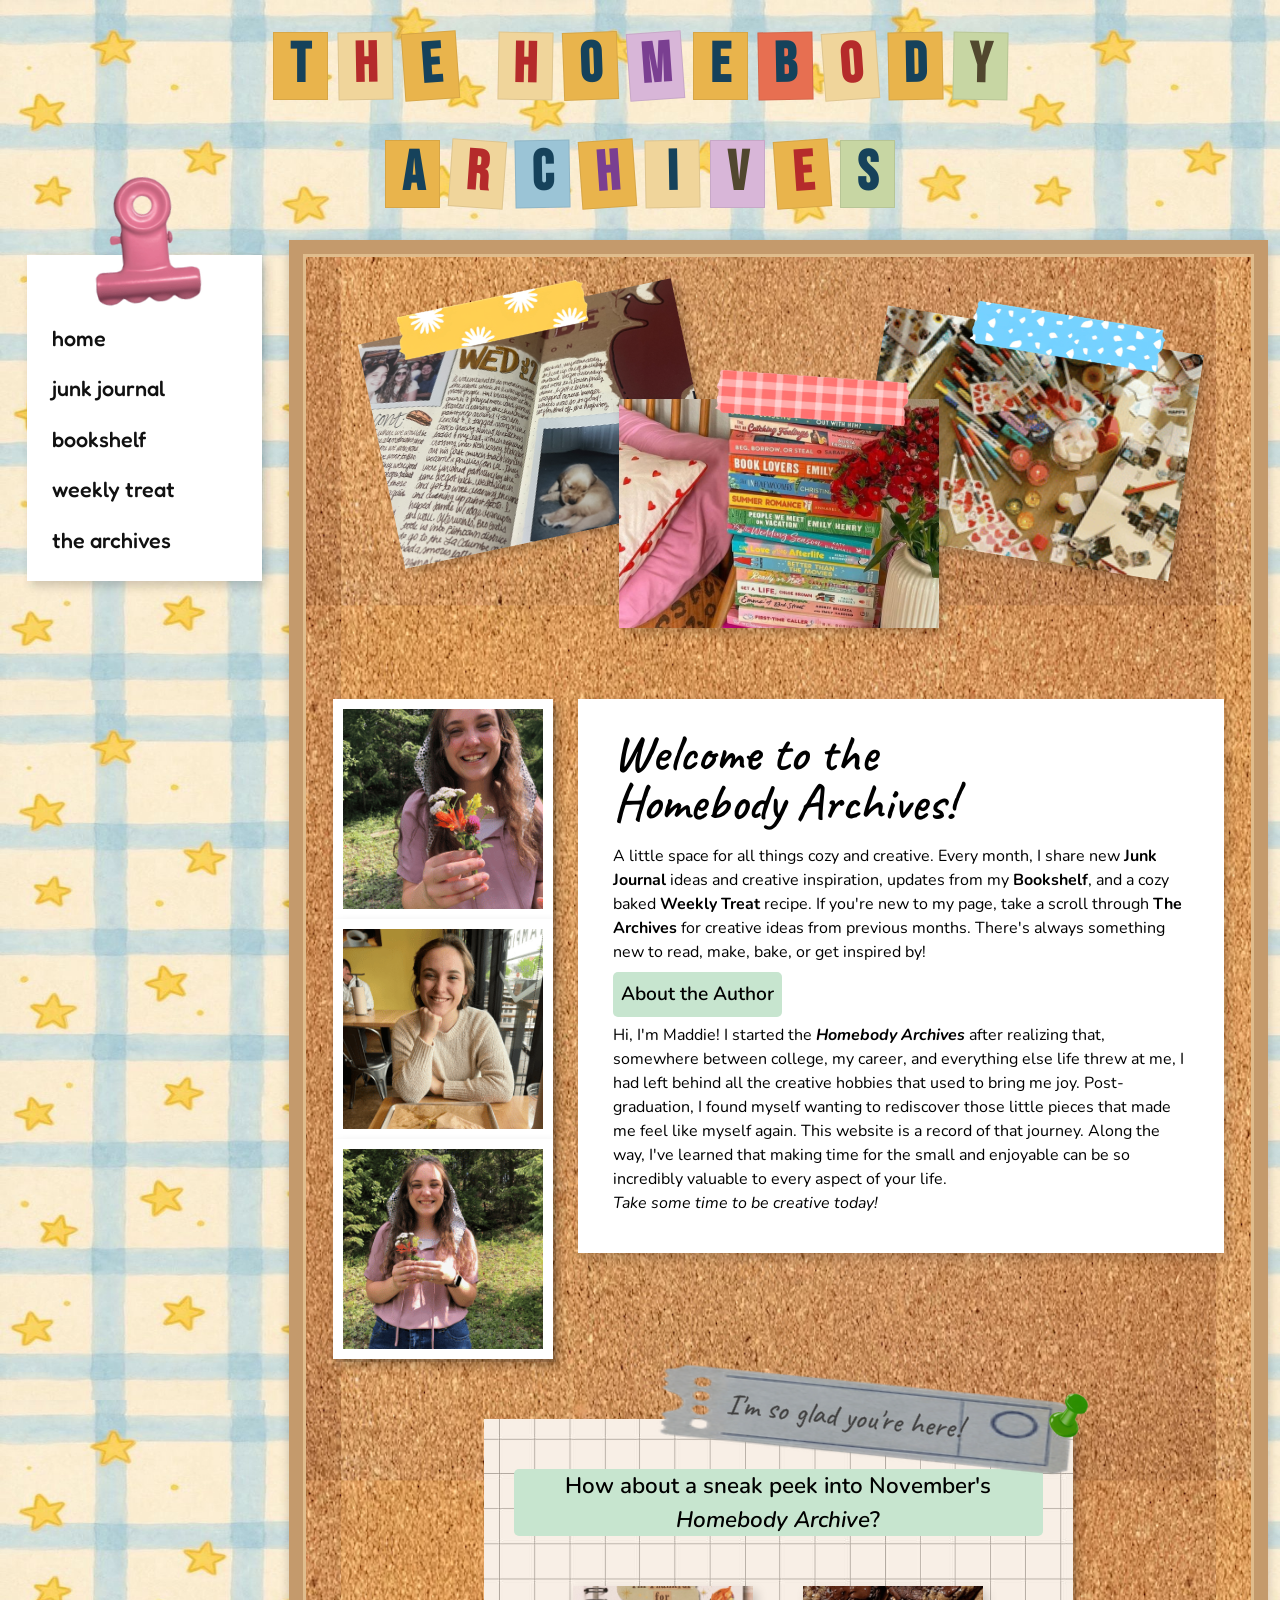
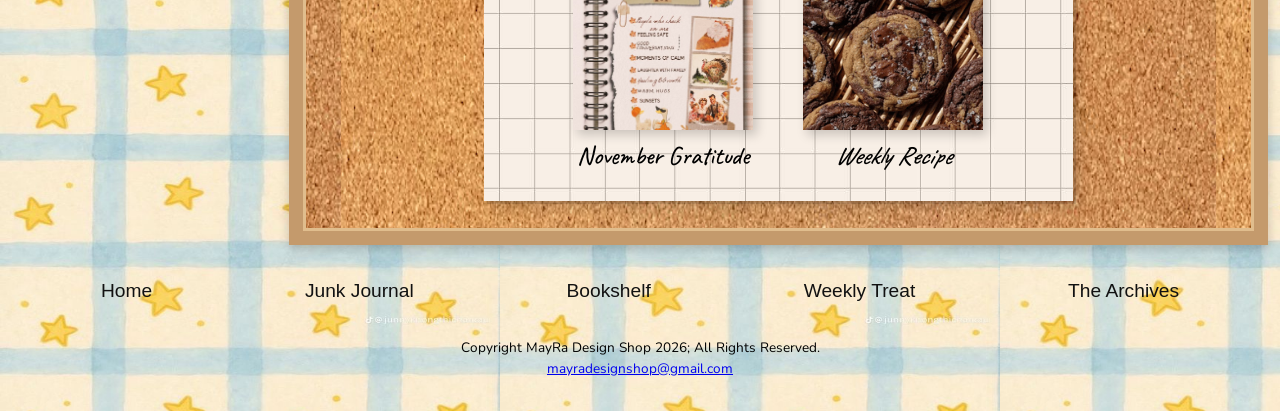
<file: index.html>
<!DOCTYPE html>
<html lang="en">
<head>
<title>the homebody archives</title>
<meta charset="utf-8">
<meta name="viewport" content="width=device-width, initial-scale=1.0">
<meta name="description" content="The Homebody Archives, a creative blog journaling new hobbies and crafts.">
<!-- Google tag (gtag.js) -->
    <script async src="https://www.googletagmanager.com/gtag/js?id=G-ER9Q9PS2VF"></script>
    <script>
      window.dataLayer = window.dataLayer || [];
      function gtag(){dataLayer.push(arguments);}
      gtag('js', new Date());
      gtag('config', 'G-ER9Q9PS2VF');
    </script>
<link rel="stylesheet" href="corkboard.css">
</head>
<body>
<div class="page-wrapper">
    <header class="site-header">
        <h1 class="block-title">
            <span class="word">
                <span>t</span>
                <span>h</span>
                <span>e</span>
            </span>
            <span class="word">
                <span>h</span>
                <span>o</span>
                <span>m</span>
                <span>e</span>
                <span>b</span>
                <span>o</span>
                <span>d</span>
                <span>y</span>
            </span>
            <span class="word">
                <span>a</span>
                <span>r</span>
                <span>c</span>
                <span>h</span>
                <span>i</span>
                <span>v</span>
                <span>e</span>
                <span>s</span>
            </span>
        </h1>
    </header>
    <main class="main-layout">
        <aside class="sidebar">
            <nav class="sidebar-nav">
                <br>
                <a href="index.html">home</a>
                <a href="junkjournal.html">junk journal</a>
                <a href="bookshelf.html">bookshelf</a>
                <a href="weeklytreat.html">weekly treat</a>
                <a href="archives.html">the archives</a>
            </nav>
        </aside>
        <section class="content">
            <section class="hero-images">
                <img src="hero-1.png" alt="Close-up of a junk journal spread with polaroids of a puppy, a group of girls, and the logo of a bird.">
                <img src="hero-2.jpg" alt="Large pile of colorful books on a nightstand, next to a disco ball and a vase of red flowers.">
                <img src="hero-3.png" alt="Coffee table covered in journals, coffee cups, markers, and stickers.">
                <img class="washi washi-1" src="washi1.png" alt="">
                <img class="washi washi-2" src="washi3.png" alt="">
                <img class="washi washi-3" src="washi5.png" alt="">
            </section>
            <section class="welcome-section">
                <div class="welcome-image-strip">
                    <div class="welcome-images">
                        <img src="headshot-large.png" alt="Headshot of Maddie, the creator of the Homebody Archives, holding flowers.">
                    </div>
                    <div class="welcome-images">
                        <img src="headshot-other.png" alt="Headshot of Maddie, the creator of the Homebody Archives, sitting at a coffee shop.">
                    </div>
                    <div class="welcome-images">
                        <img src="headshot-small.png" alt="Headshot of Maddie, the creator of the Homebody Archives, smiling.">
                    </div>
                </div>
                <div class="welcome-copy">
                    <h2>Welcome to the<br>
                        Homebody Archives!</h2>
                    <p>A little space for all things cozy and creative. Every month, I share new <strong>Junk Journal</strong> ideas and creative inspiration, updates from my <strong>Bookshelf</strong>, and a cozy baked <strong>Weekly Treat</strong> recipe. If you're new to my page, take a scroll through <strong>The Archives</strong> for creative ideas from previous months. There's always something new to read, make, bake, or get inspired by!</p>
                    <span class="about-label">
                        About the Author
                    </span>
                    <p>Hi, I'm Maddie! I started the <strong><em>Homebody Archives</em></strong> after realizing that, somewhere between college, my career, and everything else life threw at me, I had left behind all the creative hobbies that used to bring me joy. Post-graduation, I found myself wanting to rediscover those little pieces that made me feel like myself again. This website is a record of that journey. Along the way, I've learned that making time for the small and enjoyable can be so incredibly valuable to every aspect of your life. <br> <em>Take some time to be creative today!</em></p>
                </div>
            </section>
            <section class="sneak-peek">
                <h2 class="sneak-heading">
                    I'm so glad you're here!
                </h2>
                <h3 class="sneak-title">
                    How about a sneak peek into November's
                    <br>
                    <em>Homebody Archive</em>?
                </h3>
                <div class="preview-grid">
                    <figure class="preview-card img">
                        <img src="junk-journal-preview.jpeg" alt="November junk journal spread sneak peek">
                        <figcaption>
                            November Gratitude
                        </figcaption>
                    </figure>
                    <figure class="preview-card img">
                        <img src="recipe-preview.png" alt="October recipe close-up">
                        <figcaption>
                            <em>Weekly Recipe</em>
                        </figcaption>
                    </figure>
                </div>
            </section>
        </section>
    </main>
    <footer class="site-footer">
        <nav class="footer-nav">
            <a href="index.html">Home</a>
            <a href="junkjournal.html">Junk Journal</a>
            <a href="bookshelf.html">Bookshelf</a>
            <a href="weeklytreat.html">Weekly Treat</a>
            <a href="archives.html">The Archives</a>
        </nav>
        <p class="copyright">
            Copyright MayRa Design Shop 2026; All Rights Reserved.<br>
            <a href="mayradesignshop@gmail.com">mayradesignshop@gmail.com</a>
        </p>
    </footer>
</div>
</body>
</html>
</file>
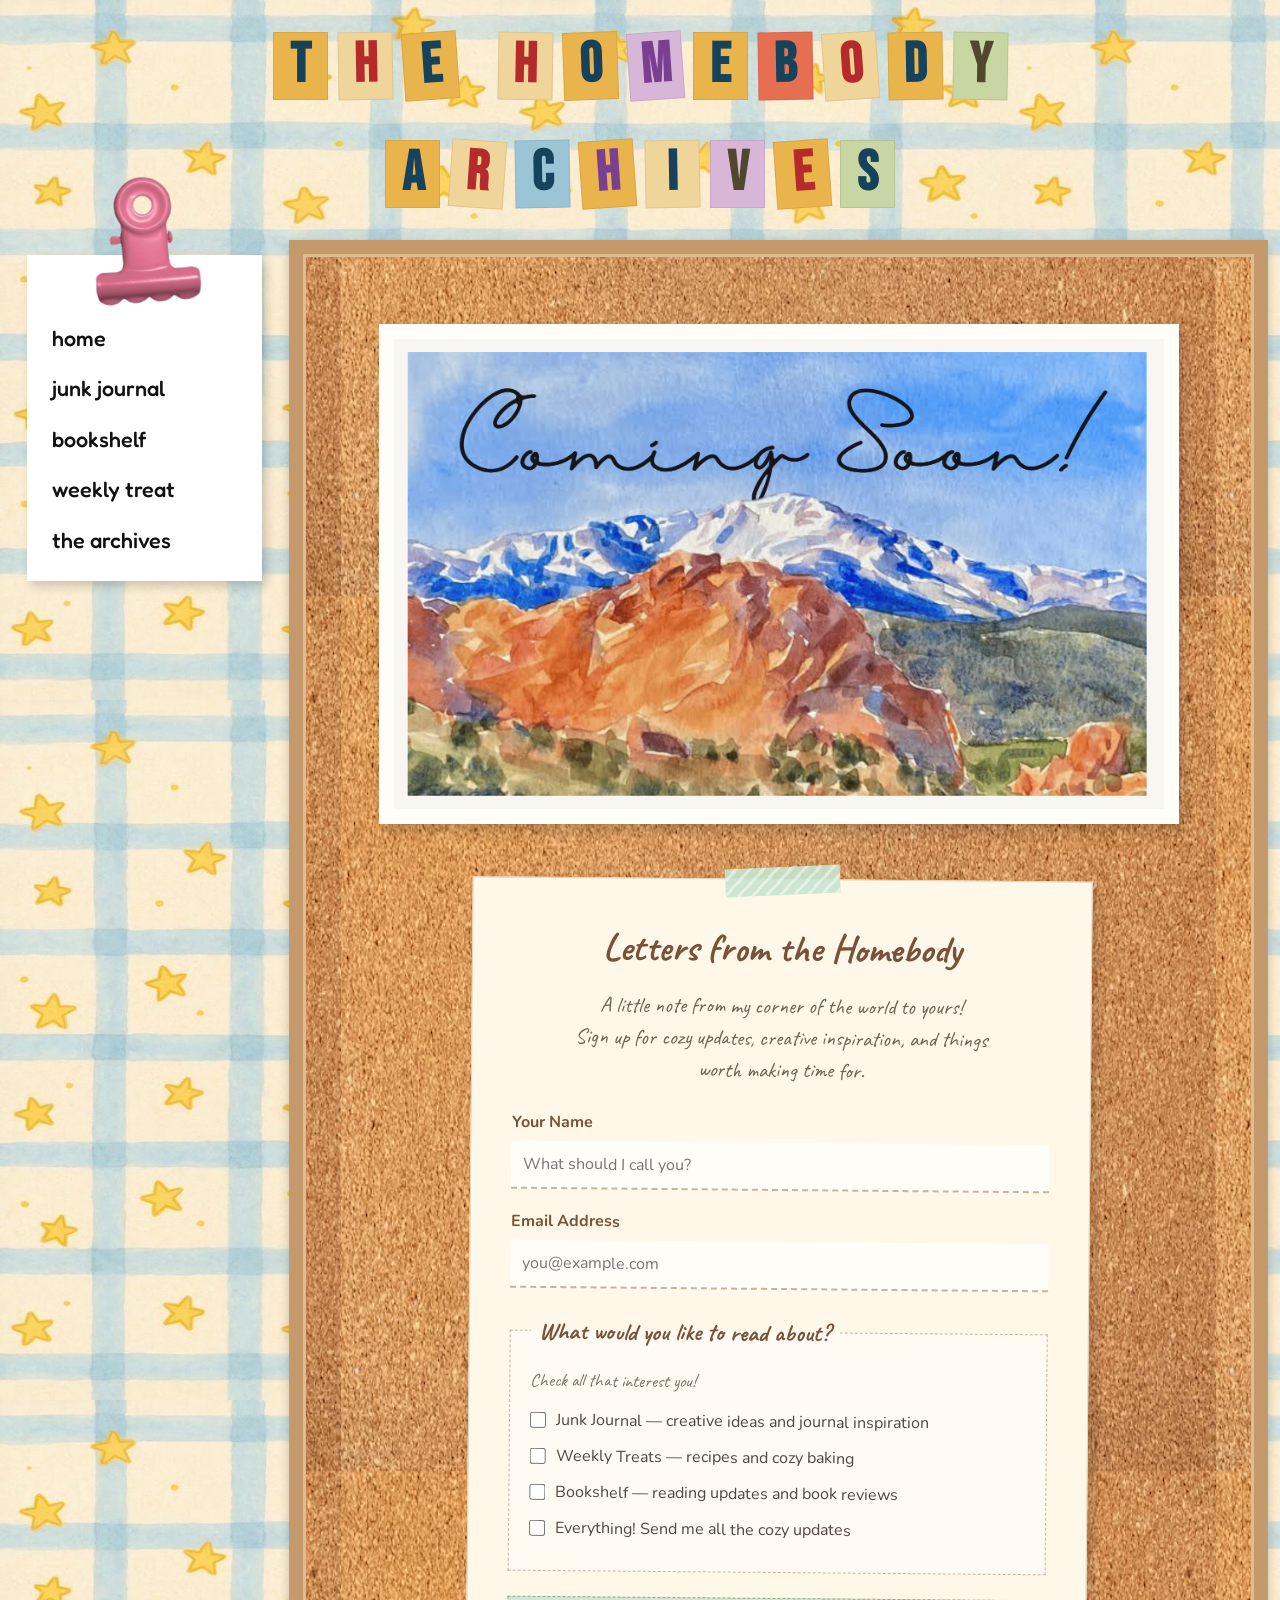
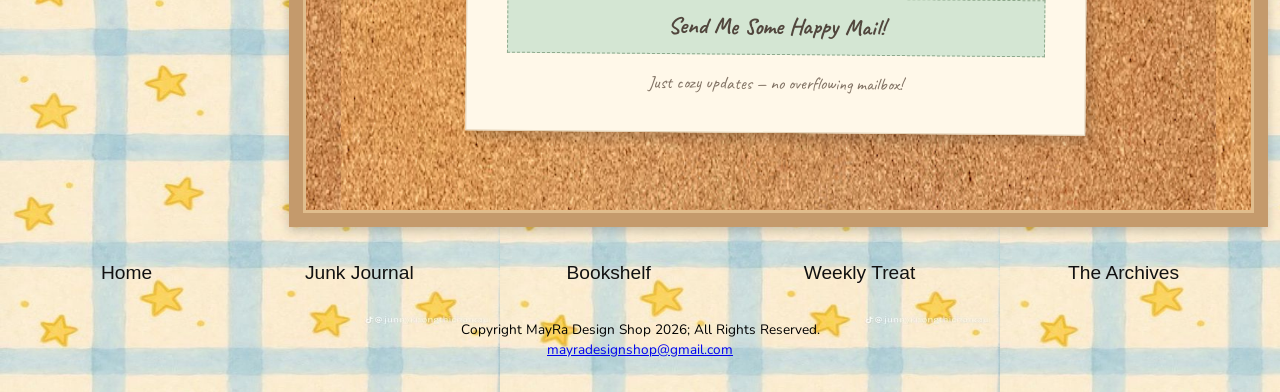
<file: archives.html>
<!DOCTYPE html>
<html lang="en">
<head>
<title>archives | the homebody archives</title>
<meta charset="utf-8">
<meta name="viewport" content="width=device-width, initial-scale=1.0">
<meta name="description" content="The Homebody Archives, a creative blog journaling new hobbies and crafts. The Archives house previous month's posts.">
<!-- Google tag (gtag.js) -->
<script async src="https://www.googletagmanager.com/gtag/js?id=G-ER9Q9PS2VF"></script>
    <script>
      window.dataLayer = window.dataLayer || [];
      function gtag(){dataLayer.push(arguments);}
      gtag('js', new Date());
    
      gtag('config', 'G-ER9Q9PS2VF');
    </script>
<link rel="stylesheet" href="corkboard.css">
</head>
<body>
<div class="page-wrapper">
    <header class="site-header">
        <h1 class="block-title">
            <span class="word">
                <span>t</span>
                <span>h</span>
                <span>e</span>
            </span>
            <span class="word">
                <span>h</span>
                <span>o</span>
                <span>m</span>
                <span>e</span>
                <span>b</span>
                <span>o</span>
                <span>d</span>
                <span>y</span>
            </span>
            <span class="word">
                <span>a</span>
                <span>r</span>
                <span>c</span>
                <span>h</span>
                <span>i</span>
                <span>v</span>
                <span>e</span>
                <span>s</span>
            </span>
        </h1>
    </header>
    <main class="main-layout">
        <aside class="sidebar">
            <nav class="sidebar-nav">
                <br>
                <a href="index.html">home</a>
                <a href="junkjournal.html">junk journal</a>
                <a href="bookshelf.html">bookshelf</a>
                <a href="weeklytreat.html">weekly treat</a>
                <a href="archives.html">the archives</a>
            </nav>
        </aside>
        <section class="content archives-page">
            <div class="postcard-flip">
                <div class="postcard-inner">
                    <div class="postcard-front">
                        <img src="coming-soon.png" alt="Coming Soon!">
                    </div>
                    <div class="postcard-back">
                        <div class="postcard-message">
                            <h2> Coming Soon! </h2>
                            <p> The Homebody Archives are still being filled! Check back each month to find past posts, recipes, reading lists, and cozy new hobbies!</p>
                            <br><p> In the meantime, check out my Pinterest for more hobby inspiration! </p>
                            <div class="pinterest-card">
                                <a href="https://pin.it/6c5eL9HHy" target="_blank" rel="noopener noreferrer">
                                    <div class="pinterest-card-content">
                                        <img src="pinterest-logo.png" alt="Pinterest" class="pinterest-icon">
                                        <div class="pinterest-text">
                                            <h2>Visit My Pinterest!</h2>
                                            <span><p>Browse my boards → </p></span>
                                        </div>
                                    </div>
                                </a>
                            </div>
                        </div>
                        <div class="postcard-divider"></div>
                        <div class="postcard-address">
                            <div class="stamp"></div>
                            <div class="address-lines">
                                <span></span>
                                <span></span>
                                <span></span>
                                <span></span>
                            </div>
                        </div>
                    </div>
                </div>
            </div>
            <section class="archives-newsletter">
                <div class="newsletter-tape"></div>
                <h2>Letters from the Homebody</h2>
                    <p class="newsletter-intro">
                        A little note from my corner of the world to yours!<br>
                        Sign up for cozy updates, creative inspiration, and
                        things worth making time for.
                    </p>
                    <form action="#" method="post" class="newsletter-form">
                        <div class="newsletter-field">
                            <label for="newsletter-name">Your Name</label>
                            <input
                                type="text"
                                id="newsletter-name"
                                name="name"
                                placeholder="What should I call you?"
                                required>
                        </div>
                        <div class="newsletter-field">
                            <label for="newsletter-email">Email Address</label>
                            <input
                                type="email"
                                id="newsletter-email"
                                name="email"
                                placeholder="you@example.com"
                                required>
                        </div>
                        <fieldset class="newsletter-interests">
                            <legend>What would you like to read about?</legend>
                            <p class="checkbox-note">Check all that interest you!</p>
                            <label class="newsletter-option">
                                <input
                                    type="checkbox"
                                    name="interests[]"
                                    value="junk-journal">
                                <span>Junk Journal — creative ideas and journal inspiration</span>
                            </label>
                            <label class="newsletter-option">
                                <input
                                    type="checkbox"
                                    name="interests[]"
                                    value="weekly-recipes">
                                <span>Weekly Treats — recipes and cozy baking</span>
                            </label>
                            <label class="newsletter-option">
                                <input
                                    type="checkbox"
                                    name="interests[]"
                                    value="bookshelf">
                                <span>Bookshelf — reading updates and book reviews</span>
                            </label>
                            <label class="newsletter-option">
                                <input
                                    type="checkbox"
                                    name="interests[]"
                                    value="all-updates">
                                <span>Everything! Send me all the cozy updates</span>
                            </label>
                        </fieldset>
                        <button type="submit" class="newsletter-submit">
                            Send Me Some Happy Mail!
                        </button>
                        <p class="newsletter-footnote">Just cozy updates — no overflowing mailbox!</p>
                    </form>
            </section>
        </section>
    </main>
    <footer class="site-footer">
        <nav class="footer-nav">
            <a href="index.html">Home</a>
            <a href="junkjournal.html">Junk Journal</a>
            <a href="bookshelf.html">Bookshelf</a>
            <a href="weeklytreat.html">Weekly Treat</a>
            <a href="archives.html">The Archives</a>
        </nav>
        <p class="copyright">
            Copyright MayRa Design Shop 2026; All Rights Reserved.<br>
            <a href="mayradesignshop@gmail.com">mayradesignshop@gmail.com</a>
        </p>
    </footer>
</div>
</body>
</html>
</file>
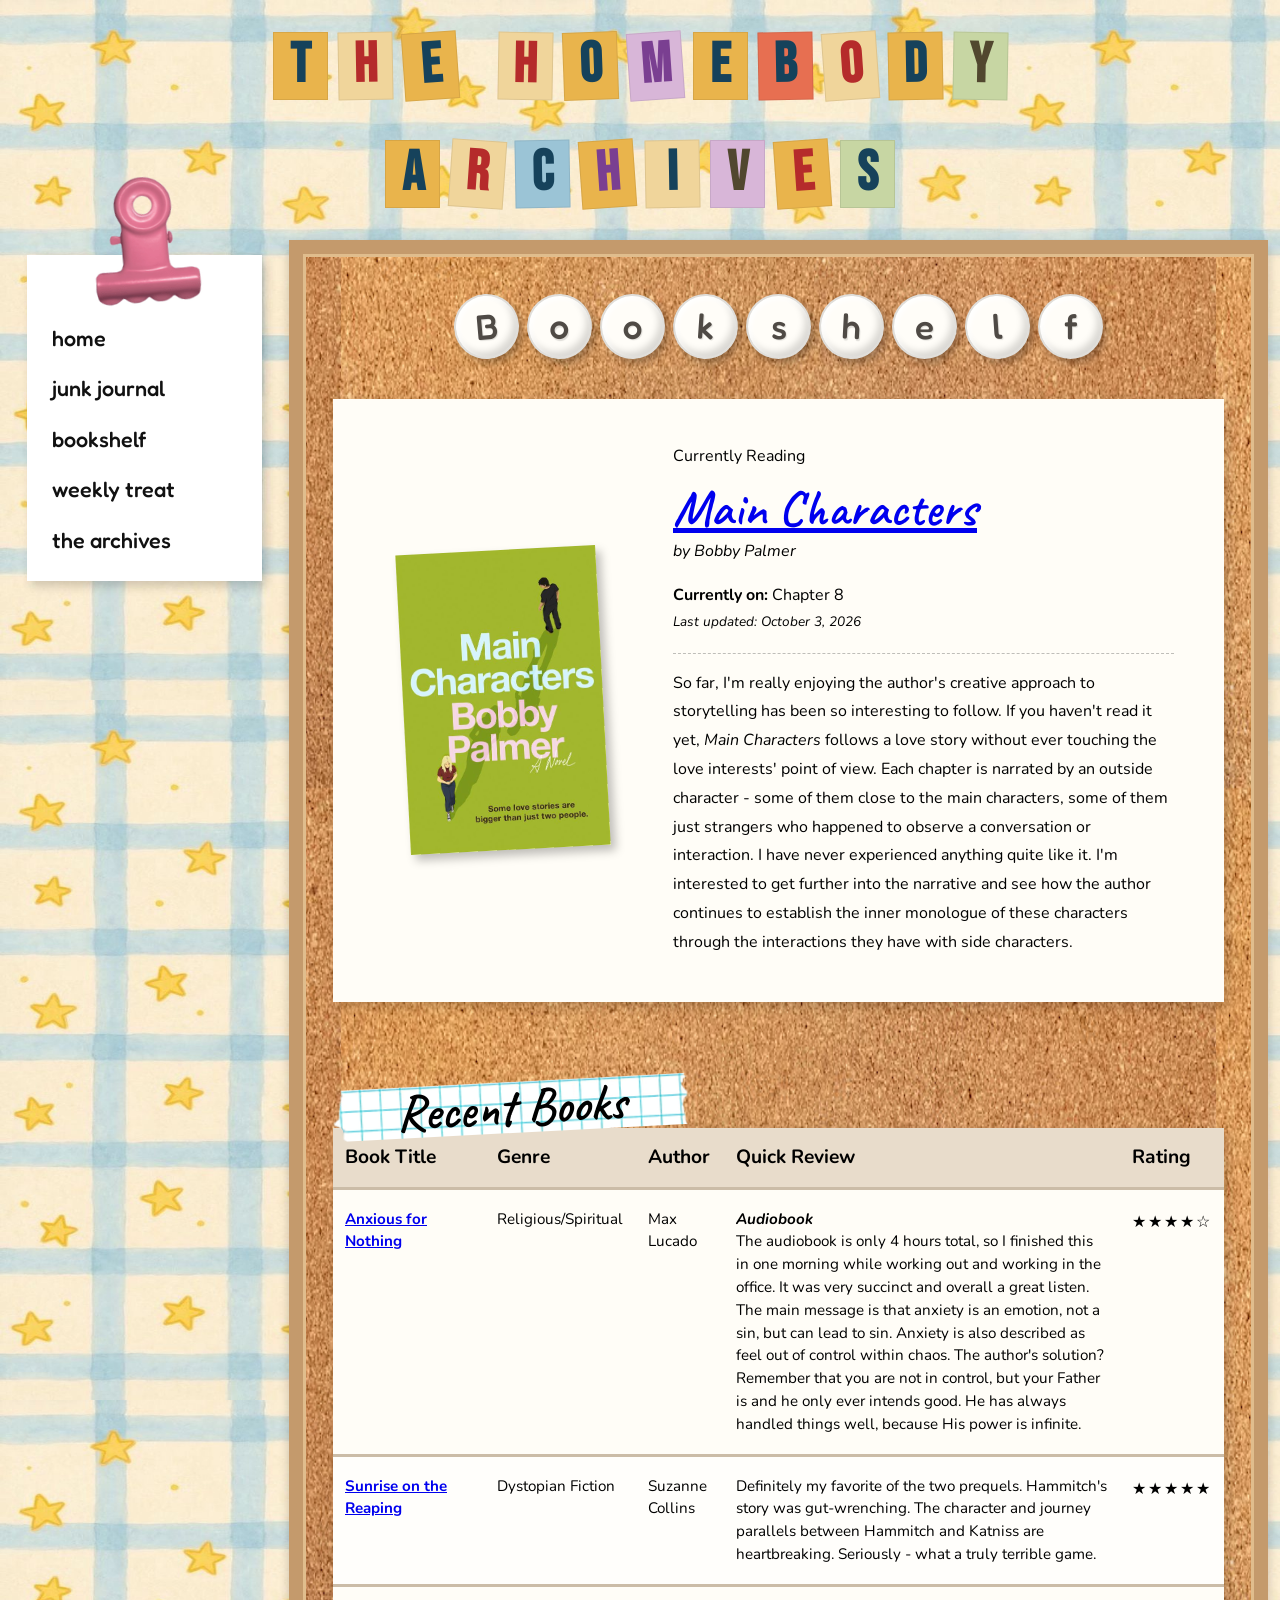
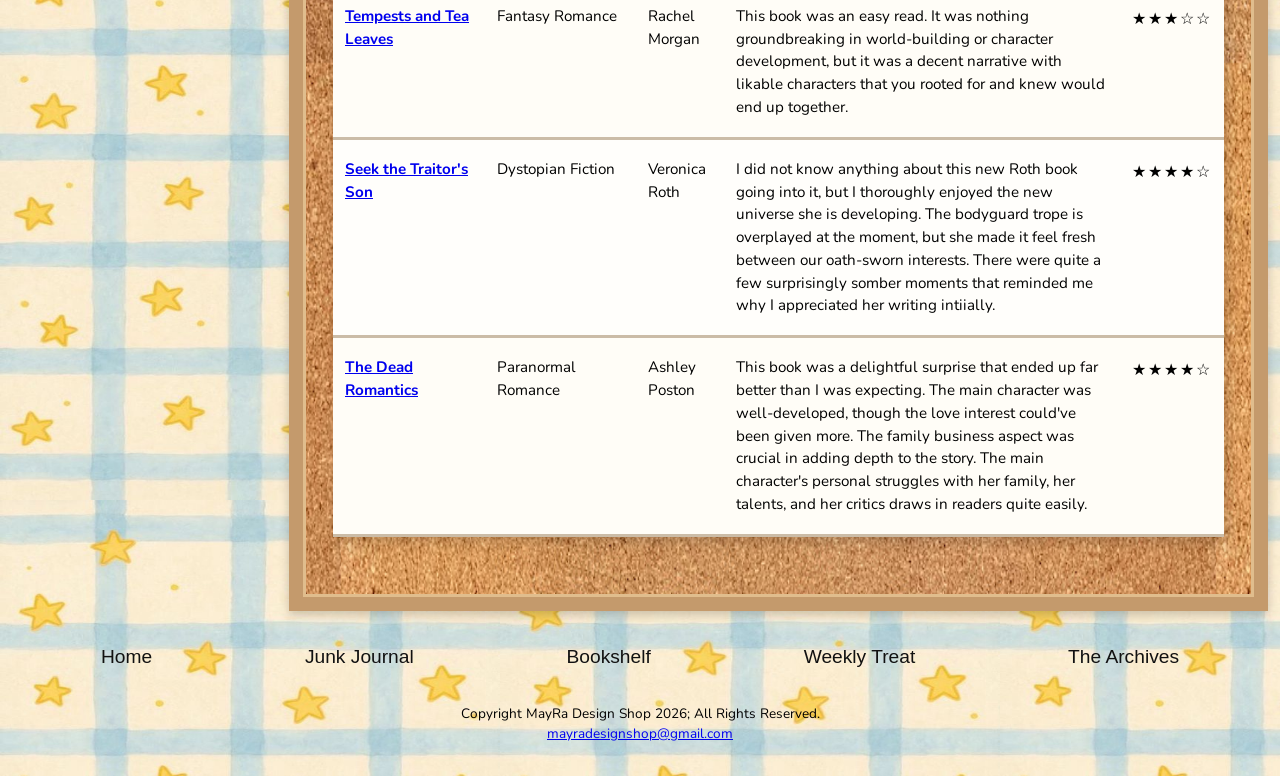
<file: bookshelf.html>
<!DOCTYPE html>
<html lang="en">
<head>
<title>bookshelf | the homebody archives</title>
<meta charset="utf-8">
<meta name="viewport" content="width=device-width, initial-scale=1.0">
<meta name="description" content="The Homebody Archives, a creative blog journaling new hobbies and crafts. The Bookshelf is home to the author's current and most recent reads/reviews.">
<!-- Google tag (gtag.js) -->
<script async src="https://www.googletagmanager.com/gtag/js?id=G-ER9Q9PS2VF"></script>
    <script>
      window.dataLayer = window.dataLayer || [];
      function gtag(){dataLayer.push(arguments);}
      gtag('js', new Date());
    
      gtag('config', 'G-ER9Q9PS2VF');
    </script>
<link rel="stylesheet" href="corkboard.css">
</head>
<body>
<div class="page-wrapper">
    <header class="site-header">
        <h1 class="block-title">
            <span class="word">
                <span>t</span>
                <span>h</span>
                <span>e</span>
            </span>
            <span class="word">
                <span>h</span>
                <span>o</span>
                <span>m</span>
                <span>e</span>
                <span>b</span>
                <span>o</span>
                <span>d</span>
                <span>y</span>
            </span>
            <span class="word">
                <span>a</span>
                <span>r</span>
                <span>c</span>
                <span>h</span>
                <span>i</span>
                <span>v</span>
                <span>e</span>
                <span>s</span>
            </span>
        </h1>
    </header>
    <main class="main-layout">
        <aside class="sidebar">
            <nav class="sidebar-nav">
                <br>
                <a href="index.html">home</a>
                <a href="junkjournal.html">junk journal</a>
                <a href="bookshelf.html">bookshelf</a>
                <a href="weeklytreat.html">weekly treat</a>
                <a href="archives.html">the archives</a>
            </nav>
        </aside>
    <section class="content bookshelf-page">
            <section class="bookshelf-intro">
                <h2 class="beaded-title">
                    <span class="bead-word">
                        <span class="bead">B</span>
                        <span class="bead">o</span>
                        <span class="bead">o</span>
                        <span class="bead">k</span>
                        <span class="bead">s</span>
                        <span class="bead">h</span>
                        <span class="bead">e</span>
                        <span class="bead">l</span>
                        <span class="bead">f</span>
                    </span>
                </h2>
            </section>
            <section class="current-read">
                <div class="current-read-image">
                    <img src="current-book.jpg" alt="Cover of <em>Main Characters</em> by Bobby Palmer, featuring two illustrated characters, a man and a woman, walking away from each other against a green background.">
                </div>
                <div class="current-read-info">
                    <span class="book-label">Currently Reading</span>
                    <h3><a href="https://www.goodreads.com/book/show/4701756">Main Characters</a></h3>
                    <p class="book-author">by Bobby Palmer</p>
                    <p class="reading-progress">
                        <strong>Currently on:</strong> Chapter 8
                    </p>
                    <p class="last-updated">Last updated: October 3, 2026</p>
                    <p class="current-thoughts">So far, I'm really enjoying the author's creative approach to storytelling has been so interesting to follow. If you haven't read it yet, <em>Main Characters</em> follows a love story without ever touching the love interests' point of view. Each chapter is narrated by an outside character - some of them close to the main characters, some of them just strangers who happened to observe a conversation or interaction. I have never experienced anything quite like it. I'm interested to get further into the narrative and see how the author continues to establish the inner monologue of these characters through the interactions they have with side characters.</p>
                </div>
            </section>
            <section class="recent-reads">
                <div class="section-heading">
                    <h3>Recent Books</h3>
                </div>
                <div class="book-table-wrapper">
                    <table class="book-table">
                        <thead>
                            <tr>
                                <th>Book Title</th>
                                <th>Genre</th>
                                <th>Author</th>
                                <th>Quick Review</th>
                                <th>Rating</th>
                            </tr>
                        </thead>
                        <tbody>
                            <tr>
                                <td><strong><a href="https://www.goodreads.com/book/show/32951877">Anxious for Nothing</a></strong></td>
                                <td>Religious/Spiritual</td>
                                <td>Max Lucado</td>
                                <td><strong><em>Audiobook</em></strong><br>
                                    The audiobook is only 4 hours total, so I finished this in one morning while working out and working in the office. It was very succinct and overall a great listen. The main message is that anxiety is an emotion, not a sin, but can lead to sin. Anxiety is also described as feel out of control within chaos. The author's solution? Remember that you are not in control, but your Father is and he only ever intends good. He has always handled things well, because His power is infinite.</td>
                                <td class="book-rating">
                                    <span class="stars">★★★★☆</span>
                                </td>
                            </tr>
                            <tr>
                                <td><strong><a href="https://www.goodreads.com/book/show/214331246-sunrise-on-the-reaping?ref=nav_sb_ss_1_7">Sunrise on the Reaping</a></strong></td>
                                <td>Dystopian Fiction</td>
                                <td>Suzanne Collins</td>
                                <td>Definitely my favorite of the two prequels. Hammitch's story was gut-wrenching. The character and journey parallels between Hammitch and Katniss are heartbreaking. Seriously - what a truly terrible game.</td>
                                <td class="book-rating">
                                    <span class="stars">★★★★★</span>
                                </td>
                            </tr>
                            <tr>
                                <td><strong><a href="https://www.goodreads.com/book/show/228005906-tempests-tea-leaves?ref=nav_sb_ss_1_23">Tempests and Tea Leaves</a></strong></td>
                                <td>Fantasy Romance</td>
                                <td>Rachel Morgan</td>
                                <td>This book was an easy read. It was nothing groundbreaking in world-building or character development, but it was a decent narrative with likable characters that you rooted for and knew would end up together.</td>
                                <td class="book-rating">
                                    <span class="stars">★★★☆☆</span>
                                </td>
                            </tr>
                            <tr>
                                <td><strong><a href="https://www.goodreads.com/book/show/240019870-seek-the-traitor-s-son?ref=nav_sb_ss_1_18">Seek the Traitor's Son</a></strong></td>
                                <td>Dystopian Fiction</td>
                                <td>Veronica Roth</td>
                                <td>I did not know anything about this new Roth book going into it, but I thoroughly enjoyed the new universe she is developing. The bodyguard trope is overplayed at the moment, but she made it feel fresh between our oath-sworn interests. There were quite a few surprisingly somber moments that reminded me why I appreciated her writing intiially.</td>
                                <td class="book-rating">
                                    <span class="stars">★★★★☆</span>
                                </td>
                            </tr>
                            <tr>
                                <td><strong><a href="https://www.goodreads.com/book/show/58885776-the-dead-romantics?ref=nav_sb_ss_1_14">The Dead Romantics</a></strong></td>
                                <td>Paranormal Romance</td>
                                <td>Ashley Poston</td>
                                <td>This book was a delightful surprise that ended up far better than I was expecting. The main character was well-developed, though the love interest could've been given more. The family business aspect was crucial in adding depth to the story. The main character's personal struggles with her family, her talents, and her critics draws in readers quite easily.</td>
                                <td class="book-rating">
                                    <span class="stars">★★★★☆</span>
                                </td>
                            </tr>
                        </tbody>
                    </table>
                </div>
            </section>
        </section>
    </main>
    <footer class="site-footer">
        <nav class="footer-nav">
            <a href="index.html">Home</a>
            <a href="junkjournal.html">Junk Journal</a>
            <a href="bookshelf.html">Bookshelf</a>
            <a href="weeklytreat.html">Weekly Treat</a>
            <a href="archives.html">The Archives</a>
        </nav>
        <p class="copyright">Copyright MayRa Design Shop 2026; All Rights Reserved.<br>
            <a href="mayradesignshop@gmail.com">mayradesignshop@gmail.com</a>
        </p>
    </footer>
</div>
</body>
</html>
</file>
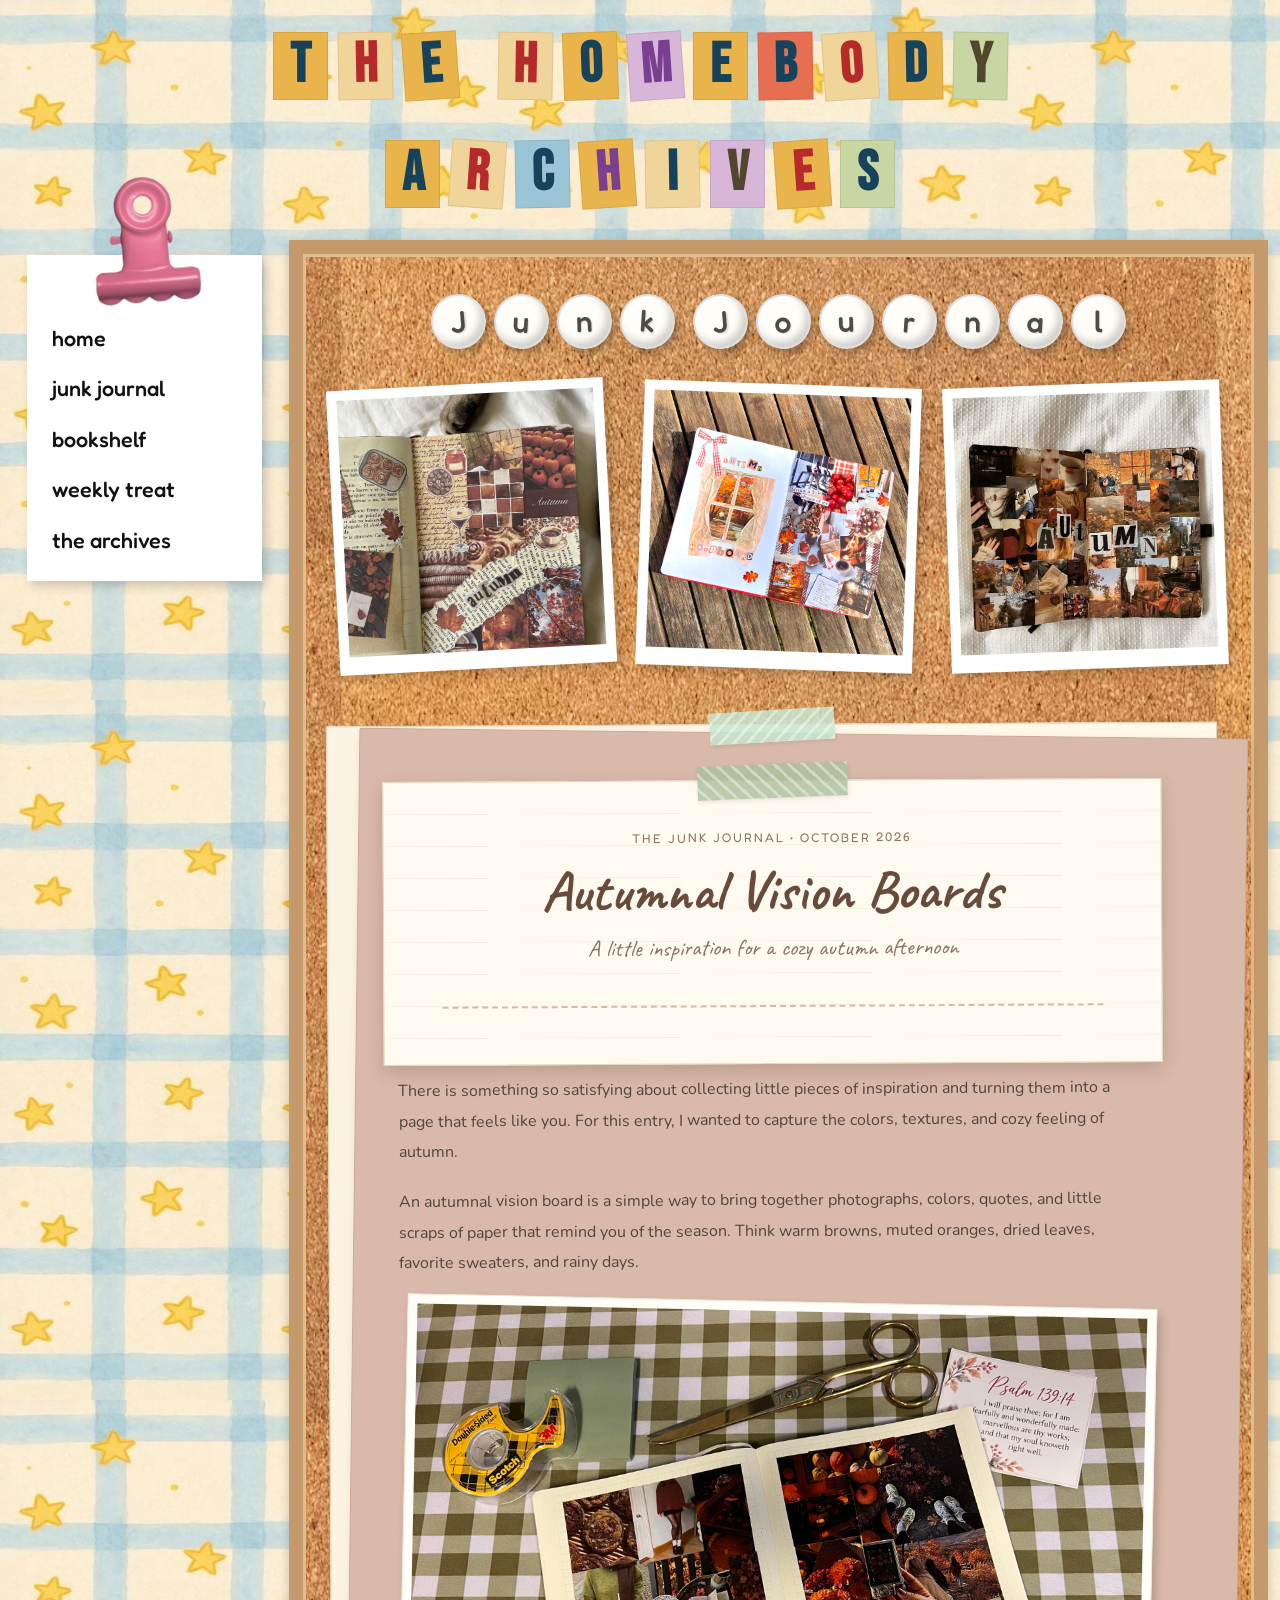
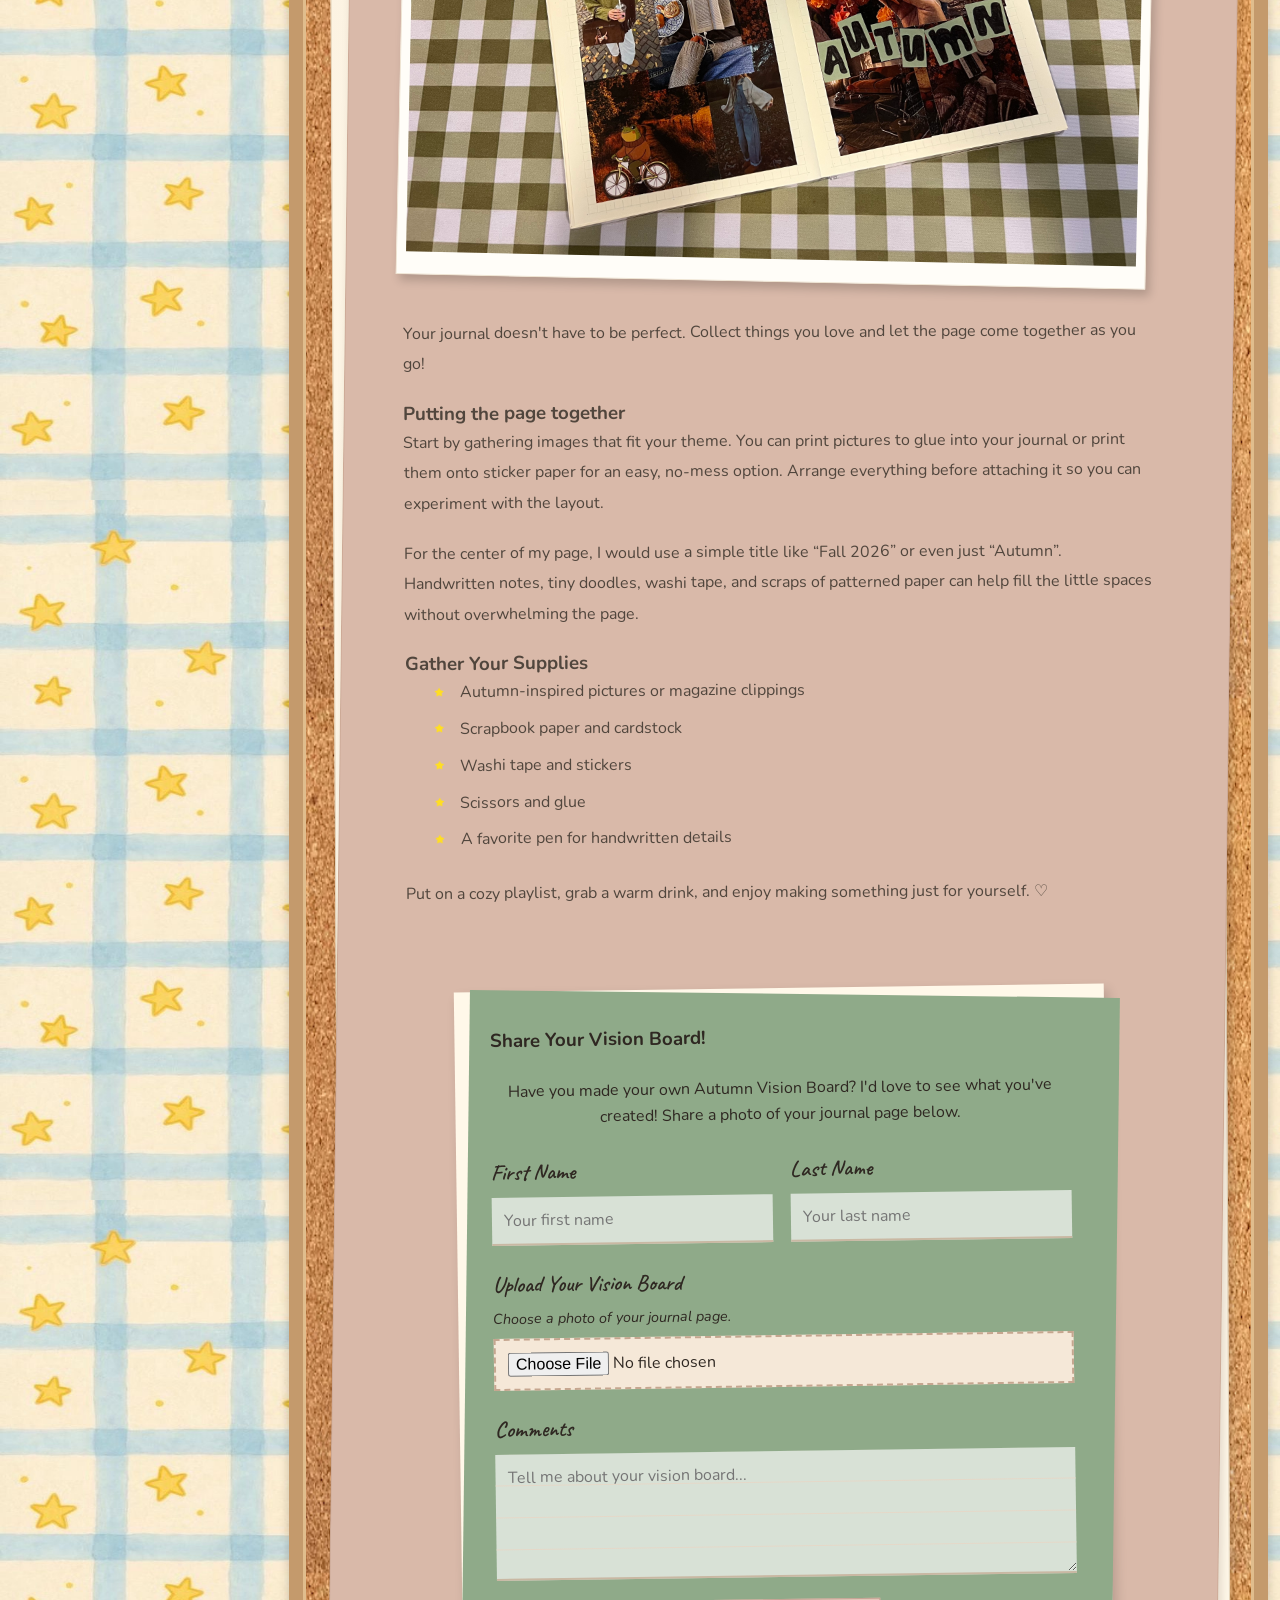
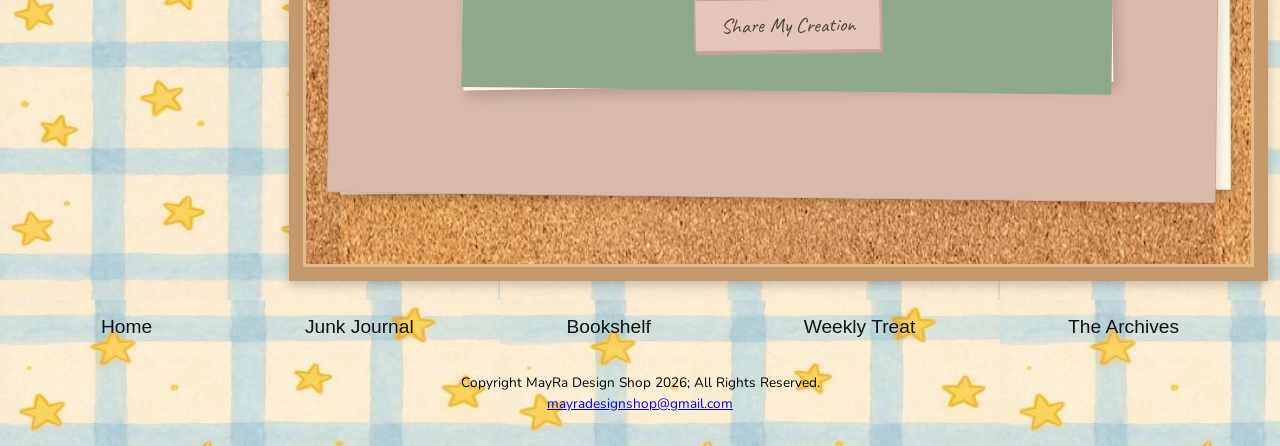
<file: junkjournal.html>
<!DOCTYPE html>
<html lang="en">
<head>
<title>junk journal | the homebody archives</title>
<meta charset="utf-8">
<meta name="viewport" content="width=device-width, initial-scale=1.0">
<meta name="description" content="The Homebody Archives, a creative blog journaling new hobbies and crafts. The Junk Journal gives step-by-step instructions for new approaches to ">
<!-- Google tag (gtag.js) -->
<script async src="https://www.googletagmanager.com/gtag/js?id=G-ER9Q9PS2VF"></script>
    <script>
      window.dataLayer = window.dataLayer || [];
      function gtag(){dataLayer.push(arguments);}
      gtag('js', new Date());
    
      gtag('config', 'G-ER9Q9PS2VF');
</script>
<link rel="stylesheet" href="corkboard.css">
</head>
<body>
<div class="page-wrapper">
    <header class="site-header">
        <h1 class="block-title">
            <span class="word">
                <span>t</span>
                <span>h</span>
                <span>e</span>
            </span>
            <span class="word">
                <span>h</span>
                <span>o</span>
                <span>m</span>
                <span>e</span>
                <span>b</span>
                <span>o</span>
                <span>d</span>
                <span>y</span>
            </span>
            <span class="word">
                <span>a</span>
                <span>r</span>
                <span>c</span>
                <span>h</span>
                <span>i</span>
                <span>v</span>
                <span>e</span>
                <span>s</span>
            </span>
        </h1>
    </header>
    <main class="main-layout">
        <aside class="sidebar">
            <nav class="sidebar-nav">
                <br>
                <a href="index.html">home</a>
                <a href="junkjournal.html">junk journal</a>
                <a href="bookshelf.html">bookshelf</a>
                <a href="weeklytreat.html">weekly treat</a>
                <a href="archives.html">the archives</a>
            </nav>
        </aside>
    <section class="content junk-journal-page">
        <section class="journal-intro">
            <h2 class="beaded-title">
                <span class="bead-word">
                    <span class="bead">J</span>
                    <span class="bead">u</span>
                    <span class="bead">n</span>
                    <span class="bead">k</span>
                </span>
                <span class="bead-word">
                    <span class="bead">J</span>
                    <span class="bead">o</span>
                    <span class="bead">u</span>
                    <span class="bead">r</span>
                    <span class="bead">n</span>
                    <span class="bead">a</span>
                    <span class="bead">l</span>
                </span>
            </h2>
        </section>
        <section class="journal-images">
            <figure>
                <img src="junk-journal-1.jpeg"
                        alt="Description of junk journal page">
            </figure>
            <figure>
                <img src="junk-journal-2.jpeg"
                        alt="Description of junk journal detail">
            </figure>
            <figure>
                <img src="junk-journal-3.jpeg"
                        alt="Description of junk journal insert">
            </figure>
        </section>
        <article class="journal-post">
        <div class="journal-paper">
            <header class="post-heading">
                <p class="journal-eyebrow">THE JUNK JOURNAL • OCTOBER 2026</p>
                <h2>Autumnal Vision Boards</h2>
                <p class="post-subtitle">
                    A little inspiration for a cozy autumn afternoon
                </p>
            </header>
        </div>
        <div class="post-content">
            <p>
                There is something so satisfying about collecting little
                pieces of inspiration and turning them into a page that
                feels like you. For this entry, I wanted to capture the
                colors, textures, and cozy feeling of autumn.
            </p>
            <p>
                An autumnal vision board is a simple way to bring together
                photographs, colors, quotes, and little scraps of paper
                that remind you of the season. Think warm browns, muted
                oranges, dried leaves, favorite sweaters, and rainy days.
            </p>
            <div class="my-journal-page">
                <figure>
                    <img src="junk-journal-4.jpeg"   alt="Autumn-inspired vision board with warm seasonal colors">
                </figure>
            </div>
            <aside class="journal-note">
                <p>
                    Your journal doesn't have to be perfect.
                    Collect things you love and let the page come together
                        as you go!
                    </p>
                </aside>
                <h3>Putting the page together</h3>
                <p>
                    Start by gathering images that fit your theme. You can
                    print pictures to glue into your journal or print them
                    onto sticker paper for an easy, no-mess option. Arrange
                    everything before attaching it so you can experiment with
                    the layout.
                </p>
                <p>
                    For the center of my page, I would use a simple title like
                    “Fall 2026” or even just “Autumn”. Handwritten notes, tiny
                    doodles, washi tape, and scraps of patterned paper can
                    help fill the little spaces without overwhelming the page.
                </p>
                <section class="supply-note">
                    <h3>Gather Your Supplies</h3>
                    <ul>
                        <li>Autumn-inspired pictures or magazine clippings</li>
                        <li>Scrapbook paper and cardstock</li>
                        <li>Washi tape and stickers</li>
                        <li>Scissors and glue</li>
                        <li>A favorite pen for handwritten details</li>
                    </ul>
                </section>
                <p class="journal-closing">
                    Put on a cozy playlist, grab a warm drink, and enjoy
                    making something just for yourself. ♡
                </p>
        </div>
        <div class="vision-submission">
            <h3 class="torn-paper-title">Share Your Vision Board!</h3>
                <p class="form-intro"> Have you made your own Autumn Vision Board? I'd love to see what you've created! Share a photo of your journal page below.</p>
                <form action="#" method="post" class="vision-board-form">
                    <div class="name-fields">
                        <div class="form-group">
                            <label for="first-name">First Name</label>
                            <input type="text" id="first-name" name="first-name" placeholder="Your first name">
                        </div>
                        <div class="form-group">
                            <label for="last-name">Last Name</label>
                            <input type="text" id="last-name" name="last-name" placeholder="Your last name">
                        </div>
                    </div>
                    <div class="form-group upload-group">
                        <label for="vision-image"> Upload Your Vision Board </label>
                            <p class="field-note"> Choose a photo of your journal page.</p>
                        <input type="file" id="vision-image" name="vision-image" accept="image/*">
                    </div>
                    <div class="form-group">
                        <label for="comments">Comments</label>
                        <textarea id="comments" name="comments" rows="4" placeholder="Tell me about your vision board..."></textarea>
                    </div>
                    <button type="submit" class="submit-button"> Share My Creation </button>
                </form>
        </div>
    </section>
    </main>
    <footer class="site-footer">
        <nav class="footer-nav">
            <a href="index.html">Home</a>
            <a href="junkjournal.html">Junk Journal</a>
            <a href="bookshelf.html">Bookshelf</a>
            <a href="weeklytreat.html">Weekly Treat</a>
            <a href="archives.html">The Archives</a>
        </nav>
        <p class="copyright">
            Copyright MayRa Design Shop 2026; All Rights Reserved.<br>
            <a href="mayradesignshop@gmail.com">
                mayradesignshop@gmail.com
            </a>
        </p>
    </footer>
</div>
</body>
</html>
</file>
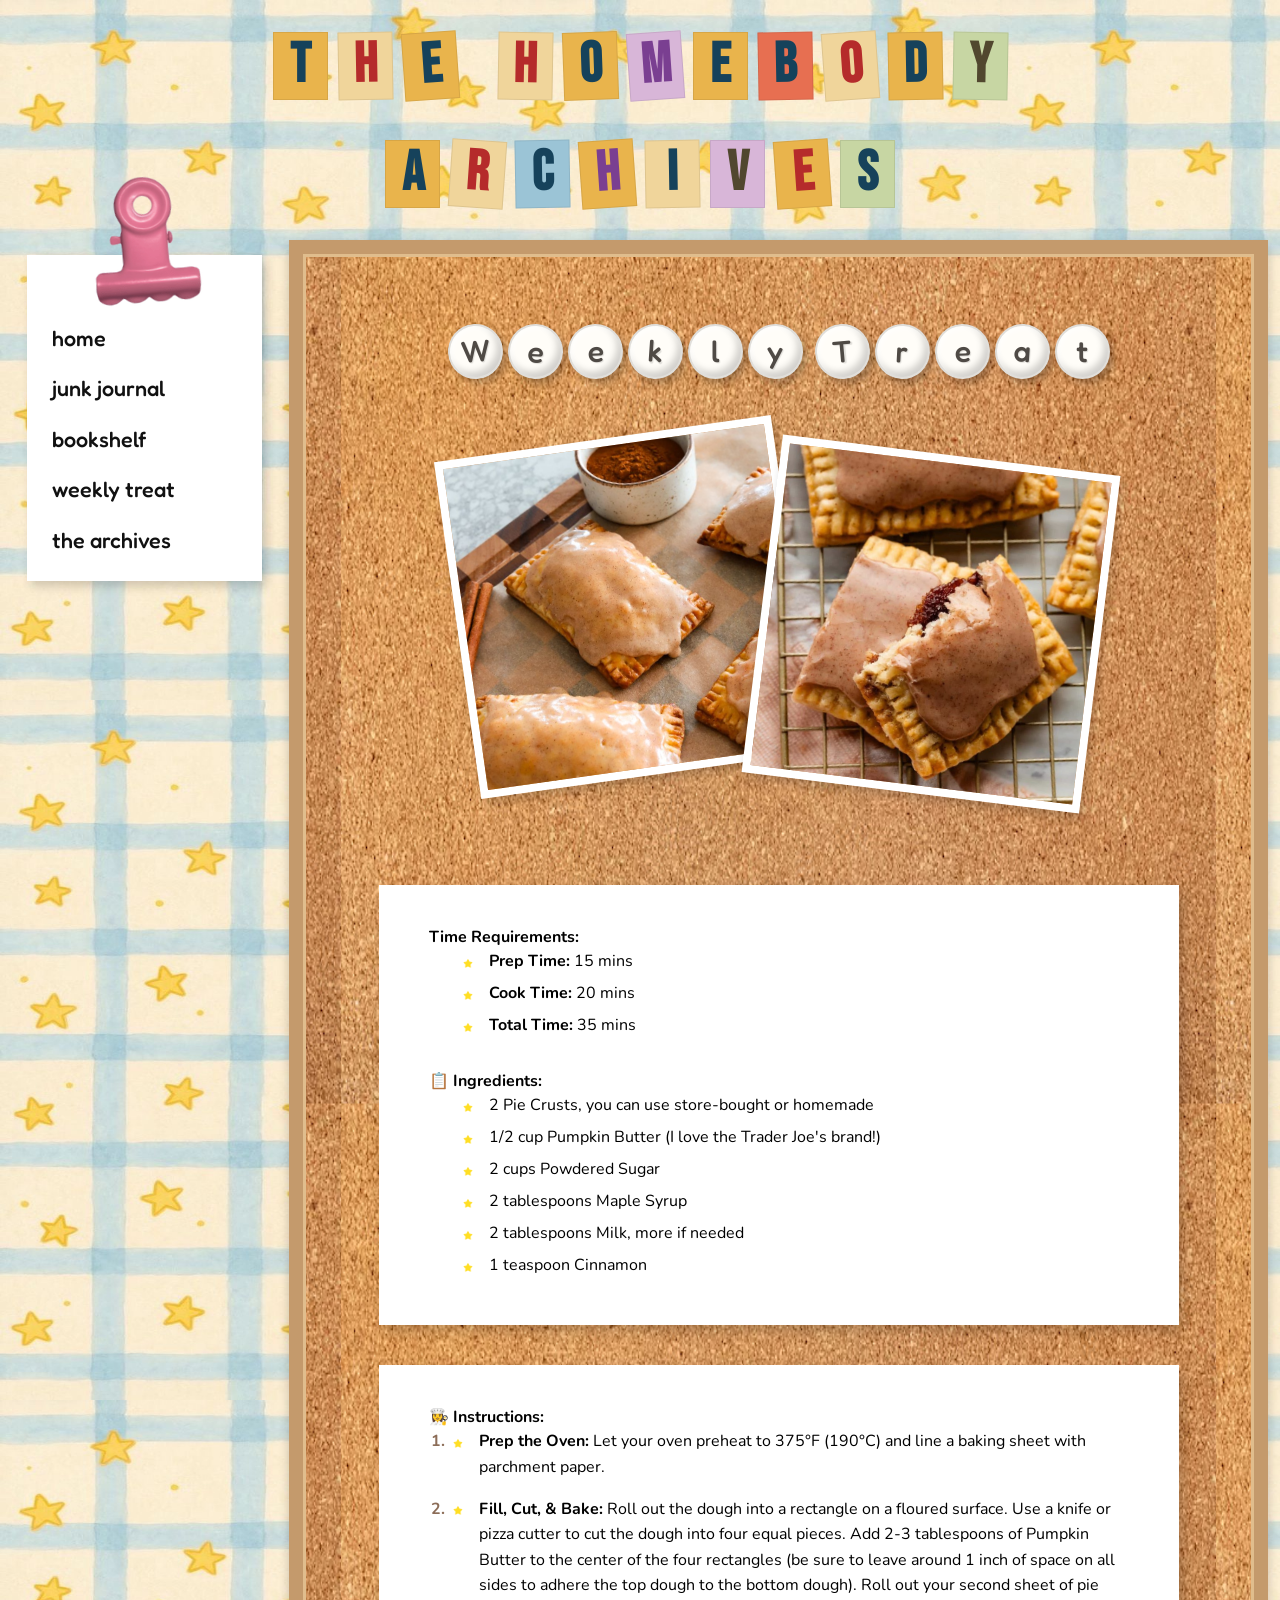
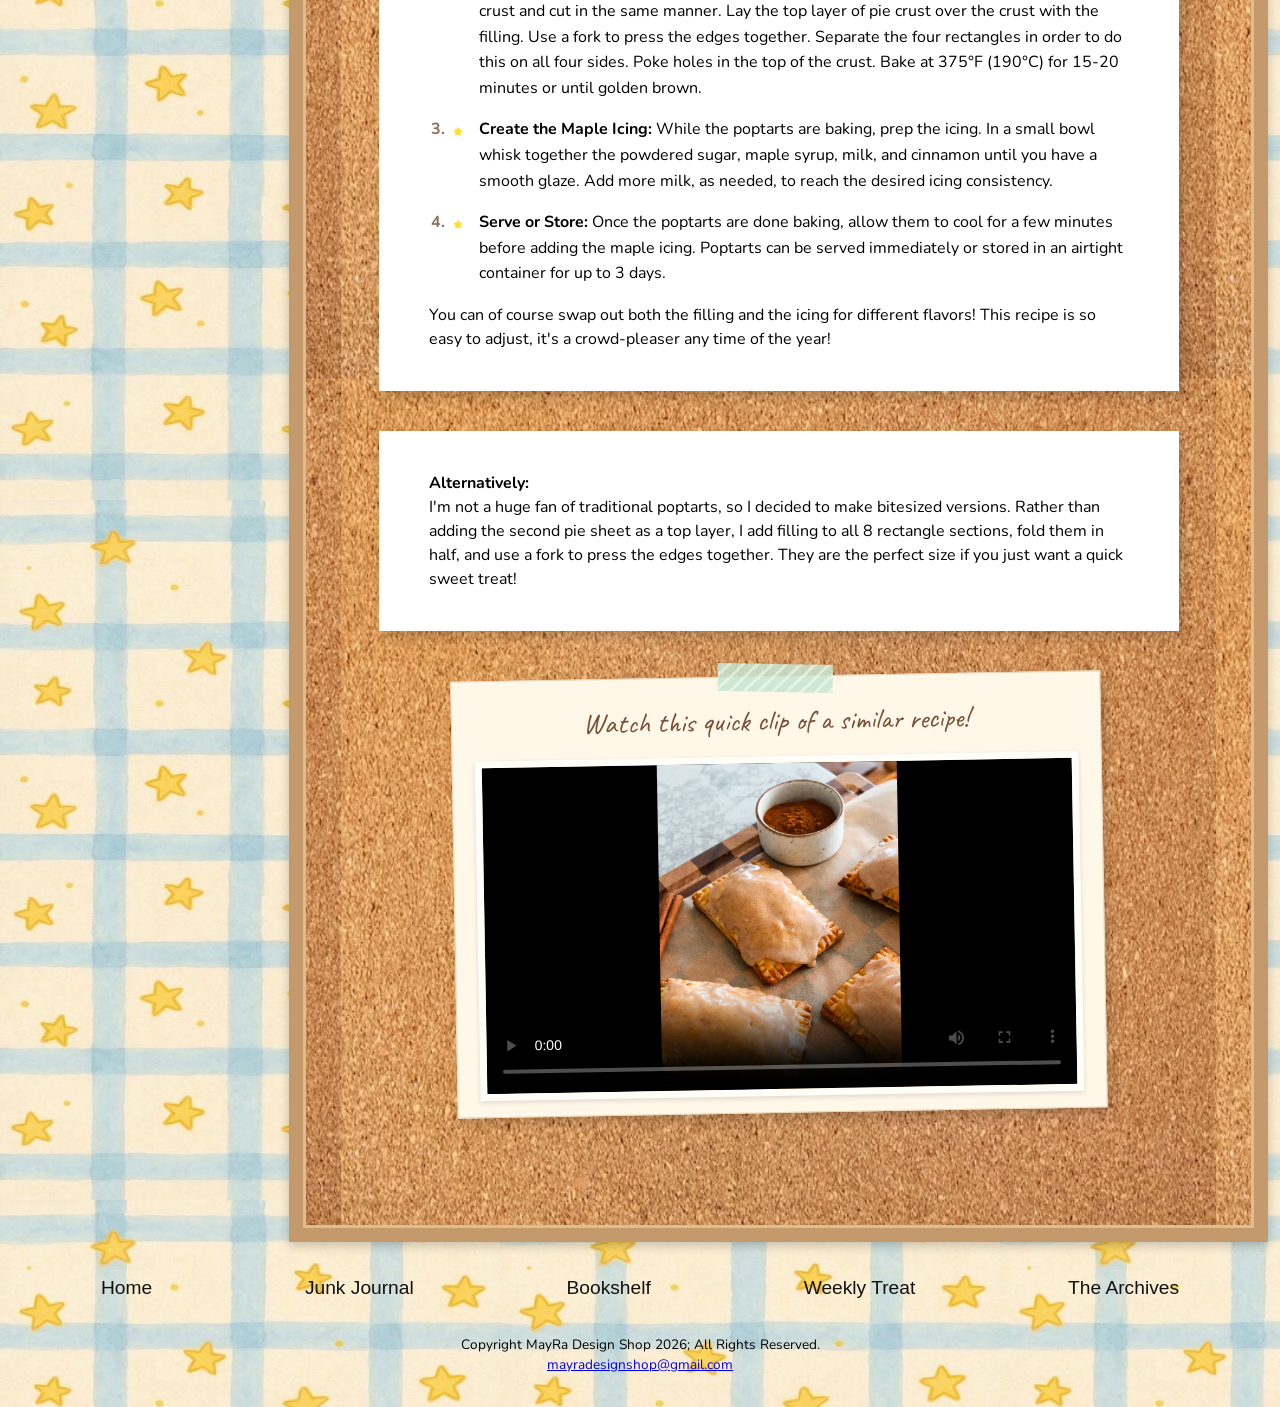
<file: weeklytreat.html>
<!DOCTYPE html>
<html lang="en">
<head>
<title>weekly treat | the homebody archives</title>
<meta charset="utf-8">
<meta name="viewport" content="width=device-width, initial-scale=1.0">
<meta name="description" content="The Homebody Archives, a creative blog journaling new hobbies and crafts. The Weekly Treat highlights a sweet recipe to try alongside your cozy hobbies.">
<!-- Google tag (gtag.js) -->
<script async src="https://www.googletagmanager.com/gtag/js?id=G-ER9Q9PS2VF"></script>
    <script>
      window.dataLayer = window.dataLayer || [];
      function gtag(){dataLayer.push(arguments);}
      gtag('js', new Date());
    
      gtag('config', 'G-ER9Q9PS2VF');
    </script>
<link rel="stylesheet" href="corkboard.css">
</head>
<body>
<div class="page-wrapper">
    <header class="site-header">
        <h1 class="block-title">
            <span class="word">
                <span>t</span>
                <span>h</span>
                <span>e</span>
            </span>
            <span class="word">
                <span>h</span>
                <span>o</span>
                <span>m</span>
                <span>e</span>
                <span>b</span>
                <span>o</span>
                <span>d</span>
                <span>y</span>
            </span>
            <span class="word">
                <span>a</span>
                <span>r</span>
                <span>c</span>
                <span>h</span>
                <span>i</span>
                <span>v</span>
                <span>e</span>
                <span>s</span>
            </span>
        </h1>
    </header>
    <main class="main-layout">
        <aside class="sidebar">
            <nav class="sidebar-nav">
                <br>
                <a href="index.html">home</a>
                <a href="junkjournal.html">junk journal</a>
                <a href="bookshelf.html">bookshelf</a>
                <a href="weeklytreat.html">weekly treat</a>
                <a href="archives.html">the archives</a>
            </nav>
        </aside>
        <section class="content weekly-treat-page">
          <section class="weekly-treat">
            <h2 class="beaded-title">
              <span class="bead-word">
                        <span class="bead">W</span>
                        <span class="bead">e</span>
                        <span class="bead">e</span>
                        <span class="bead">k</span>
                        <span class="bead">l</span>
                        <span class="bead">y</span>
              </span>
              <span class="bead-word">
                        <span class="bead">T</span>
                        <span class="bead">r</span>
                        <span class="bead">e</span>
                        <span class="bead">a</span>
                        <span class="bead">t</span>
                </span>
            </h2>
              <div class="recipe-container">
                <div class="recipe-images">
                  <img src="october-recipe-image1.jpeg" alt="Pumpkin Butter Poptarts with Maple Icing">
                  <img src="october-recipe-image2.jpeg" alt="Pumpkin Butter Poptarts with Maple Icing">
                </div>
              </div>
              <div class="recipe-ingredients">
                <h4>Time Requirements:</h4>
                  <ul>
                    <li><strong>Prep Time:</strong> 15 mins</li>
                    <li><strong>Cook Time:</strong> 20 mins</li>
                    <li><strong>Total Time:</strong> 35 mins</li>
                  </ul><br>
                <h4>📋 Ingredients:</h4>
                <ul>
                  <li>2 Pie Crusts, you can use store-bought or homemade</li>
                  <li>1/2 cup Pumpkin Butter (I love the Trader Joe's brand!)</li>
                  <li>2 cups Powdered Sugar</li>
                  <li>2 tablespoons Maple Syrup</li>
                  <li>2 tablespoons Milk, more if needed</li>
                  <li>1 teaspoon Cinnamon</li>
                </ul>
              </div>
              <div class="recipe-instructions">
                <h4>👩‍🍳 Instructions:</h4>
                <ol>
                  <li><strong>Prep the Oven:</strong> Let your oven preheat to 375°F (190°C) and line a baking sheet with parchment paper.</li>
                  <li><strong>Fill, Cut, & Bake:</strong> Roll out the dough into a rectangle on a floured surface. Use a knife or pizza cutter to cut the dough into four equal pieces. Add 2-3 tablespoons of Pumpkin Butter to the center of the four rectangles (be sure to leave around 1 inch of space on all sides to adhere the top dough to the bottom dough). Roll out your second sheet of pie crust and cut in the same manner. Lay the top layer of pie crust over the crust with the filling. Use a fork to press the edges together. Separate the four rectangles in order to do this on all four sides. Poke holes in the top of the crust. Bake at 375°F (190°C) for 15-20 minutes or until golden brown.</li>
                  <li><strong>Create the Maple Icing:</strong> While the poptarts are baking, prep the icing. In a small bowl whisk together the powdered sugar, maple syrup, milk, and cinnamon until you have a smooth glaze. Add more milk, as needed, to reach the desired icing consistency.</li>
                  <li><strong>Serve or Store:</strong> Once the poptarts are done baking, allow them to cool for a few minutes before adding the maple icing. Poptarts can be served immediately or stored in an airtight container for up to 3 days.</li>
                </ol>
                <p>You can of course swap out both the filling and the icing for different flavors! This recipe is so easy to adjust, it's a crowd-pleaser any time of the year!</p>
              </div>
              <div class="recipe-outro">
                <h4>Alternatively:</h4>
                <p>I'm not a huge fan of traditional poptarts, so I decided to make bitesized versions. Rather than adding the second pie sheet as a top layer, I add filling to all 8 rectangle sections, fold them in half, and use a fork to press the edges together. They are the perfect size if you just want a quick sweet treat!</p>
              </div>
              <div class="recipe-video">
                <div class="video-tape"></div>
                <div class="video-label">Watch this quick clip of a similar recipe!</div>
                <div class="video-frame">
                  <video controls poster="october-recipe-image1.jpeg" preload="metadata">
                    <source src="homemade-poptarts.mp4" type="video/mp4">
                    <source src="homemade-poptarts.mov" type="video/quicktime">
                    <a href src="homemade-poptarts.webm">Homemade Poptarts with Icing</a>
                  </video>
                </div>
              </div>
          </section>
        </section>
    </main>
    <footer class="site-footer">
        <nav class="footer-nav">
            <a href="index.html">Home</a>
            <a href="junkjournal.html">Junk Journal</a>
            <a href="bookshelf.html">Bookshelf</a>
            <a href="weeklytreat.html">Weekly Treat</a>
            <a href="archives.html">The Archives</a>
        </nav>
        <p class="copyright">
            Copyright MayRa Design Shop 2026; All Rights Reserved.<br>
            <a href="mayradesignshop@gmail.com">
                mayradesignshop@gmail.com
            </a>
        </p>
    </footer>
</div>
</body>
</html>
</file>
<file: corkboard.css>
@import url('https://fonts.googleapis.com/css2?family=Bebas+Neue&family=Caveat:wght@400;500;600;700&family=Fredoka:wght@400;500;600;700&family=Nunito:wght@400;500;600;700&display=swap');
* {
     box-sizing: border-box;
     margin: 0;
     padding: 0;
}

html {
     scroll-behavior: smooth;
}

body {
     margin: 0;
     background-image: url("background.png");
     background-size: 500px 700px;
     background-repeat: repeat;
     background-position: top left;
     background-attachment: scroll;
     font-family: 'Nunito', sans-serif;
     line-height: 1.5;
}

ul {
     list-style: none;
     padding-left: 0;
}

li {
     position: relative;
     padding-left: 30px;
     margin-bottom: 8px;
}

li::before {
     content: "";
     position: absolute;
     left: 0;
     top: 0.4em;
     width: 18px;
     height: 18px;
     background-image: url("goldstar.png");
     background-size: contain;
     background-repeat: no-repeat;
}

.page-wrapper {
     width: 100%;
     max-width: 1400px;
     margin: 0 auto;
     padding: 12px;
}

.site-header {
     border: 2px;
     min-height: 150px;
     padding: 20px;
     display: flex;
     align-items: center;
     justify-content: center;
     margin-bottom: 12px;
}

.block-title {
     display: flex;
     flex-wrap: wrap;
     justify-content: center;
     align-items: center;
     gap: 40px;
     max-width: 100%;
     margin: 0;
}

.block-title .word {
     display: flex;
     gap: 10px;
     flex-shrink: 0;
}

.block-title .word span {
     width: clamp(30px, 5vw, 55px);
     height: clamp(40px, 7vw, 68px);
     display: flex;
     align-items: center;
     justify-content: center;
     font-family: 'Bebas Neue', Fredoka, sans-serif;
     font-size: clamp(2rem, 5vw, 3.5rem);
     line-height: 1;
     text-transform: uppercase;
     border: 1px solid rgba(0, 0, 0, 0.08);
}

.block-title .word:nth-child(1) span:nth-child(1) {
     background: #e9b44c;
     color: #16425b;
}

.block-title .word:nth-child(1) span:nth-child(2) {
     background: #f0d59b;
     color: #b52b2b;
     transform: rotate(-1deg);
}

.block-title .word:nth-child(1) span:nth-child(3) {
     background: #e9b44c;
     color: #16425b;
     transform: rotate(-4deg);
}

.block-title .word:nth-child(2) span:nth-child(1) {
     background: #f0d59b;
     color: #b52b2b;
     transform: rotate(1deg);
}

.block-title .word:nth-child(2) span:nth-child(2) {
     background: #e9b44c;
     color: #16425b;
     transform: rotate(-2deg);
}

.block-title .word:nth-child(2) span:nth-child(3) {
     background: #d8b6d8;
     color: #7a3f91;
     transform: rotate(-4deg);
}

.block-title .word:nth-child(2) span:nth-child(4) {
     background: #e9b44c;
     color: #16425b;
}

.block-title .word:nth-child(2) span:nth-child(5) {
     background: #e76f51;
     color: #16425b;
     transform: rotate(-1deg);
}

.block-title .word:nth-child(2) span:nth-child(6) {
     background: #f0d59b;
     color: #b52b2b;
     transform: rotate(-4deg);
}

.block-title .word:nth-child(2) span:nth-child(7) {
     background: #e9b44c;
     color: #16425b;
     transform: rotate(-1deg);
}

.block-title .word:nth-child(2) span:nth-child(8) {
     background: #c7d6a3;
     color: #51472f;
     transform: rotate(1deg);
}

.block-title .word:nth-child(3) span:nth-child(1) {
     background: #e9b44c;
     color: #16425b;
}

.block-title .word:nth-child(3) span:nth-child(2) {
     background: #f0d59b;
     color: #b52b2b;
     transform: rotate(4deg);
}

.block-title .word:nth-child(3) span:nth-child(3) {
     background: #9bc4d6;
     color: #16425b;
     transform: rotate(-1deg);
}

.block-title .word:nth-child(3) span:nth-child(4) {
     background: #e9b44c;
     color: #7a3f91;
     transform: rotate(-4deg);
}

.block-title .word:nth-child(3) span:nth-child(5) {
     background: #f0d59b;
     color: #16425b;
     transform: rotate(-1deg);
}

.block-title .word:nth-child(3) span:nth-child(6) {
     background: #d8b6d8;
     color: #51472f;
}

.block-title .word:nth-child(3) span:nth-child(7) {
     background: #e9b44c;
     color: #b52b2b;
     transform: rotate(-4deg);
}

.block-title .word:nth-child(3) span:nth-child(8) {
     background: #c7d6a3;
     color: #16425b;
}

.main-layout {
     display: grid;
     grid-template-columns: 265px 1fr;
     gap: 12px;
     align-items: stretch;
}

.sidebar {
     padding: 15px;
}

.sidebar-nav {
     position: sticky;
     top: 90px;
     padding: 25px;
     display: flex;
     flex-direction: column;
     gap: 18px;
     background: #ffffff;
     z-index: 5;
     box-shadow: 4px 5px 10px rgba(0, 0, 0, 0.18);
}

.sidebar-nav::before {
     content: "";
     position: absolute;
     top: -110px;
     left: 50%;
     transform: translateX(-50%) rotate(-5deg);
     width: 190px;
     height: 190px;
     background-image: url("pink-binder-clip.png");
     background-size: contain;
     background-repeat: no-repeat;
     background-position: center;
}

.sidebar-nav a {
     color: #111111;
     text-decoration: none;
     font-family: 'Fredoka', sans-serif;
     font-size: 1.35rem;
     font-weight: 500;
}

.sidebar-nav a:hover {
     text-decoration: none;
     background: #c7e5cf;
     padding: 4px 10px;
     font-size: 1.35rem;
     font-weight: 500;
}

.content {
     border: 14px solid #c49a6c;
     padding: 30px;
     background-image: url("corkboard.jpeg");
     background-size: 875px 875px;
     background-repeat: repeat;
     background-position: center;
     box-shadow: inset 0 0 0 3px #e0bd8d, 0 4px 10px rgba(0, 0, 0, 0.2);
     display: grid;
     grid-template-rows: auto auto 1fr;
     gap: 35px;
}

.hero-images {
     position: relative;
     min-height: 380px;
}

.hero-images>img:not(.washi) {
     position: absolute;
     width: 38%;
     max-width: 320px;
     aspect-ratio: 1.4 / 1;
     object-fit: cover;
     box-shadow: 4px 5px 10px rgba(0, 0, 0, 0.2);
}

.hero-images img:nth-child(1) {
     left: 5%;
     top: 25px;
     transform: rotate(-12deg);
     z-index: 1;
}

.hero-images img:nth-child(2) {
     left: 50%;
     top: 115px;
     transform: translateX(-50%);
     z-index: 3;
}

.hero-images img:nth-child(3) {
     right: 4%;
     top: 45px;
     transform: rotate(9deg);
     z-index: 2;
}

.hero-images .washi {
     position: absolute;
     width: 200px;
     height: auto;
     border: none;
     pointer-events: none;
     z-index: 10;
}

.washi-1 {
     left: 7%;
     top: 12px;
     transform: rotate(-12deg);
}

.washi-2 {
     left: 43%;
     top: 90px;
     transform: rotate(4deg);
}

.washi-3 {
     right: 6%;
     top: 30px;
     transform: rotate(9deg);
}

.welcome-section {
     display: grid;
     grid-template-columns: 220px 1fr;
     gap: 25px;
     align-items: start;
}

.welcome-image-strip {
     color: white;
     width: 100%;
     aspect-ratio: 1 / 1;
     position: relative;
     box-shadow: 3px 3px 0 rgba(0, 0, 0, 0.12), 6px 7px 12px rgba(0, 0, 0, 0.15);
}

.welcome-images {
     display: flex;
     flex-direction: column;
     gap: 0px;
     background: white;
     padding: 10px;
     box-shadow: 4px 5px 10px rgba(0, 0, 0, 0.18);
}

.welcome-images img {
     display: block;
     width: 100%;
     aspect-ratio: 1 / 1;
     object-fit: cover;
     border: none;
}

.welcome-copy {
     aspect-ratio: 1.55 / 1;
     padding: 30px 35px;
     display: flex;
     flex-direction: column;
     background: white;
     box-shadow: 4px 5px 10px rgba(0, 0, 0, 0.18);
}

.welcome-copy h2 {
     font-family: 'Caveat', cursive;
     font-size: clamp(3rem, 4vw, 4rem);
     line-height: 0.95;
     font-weight: 600;
     margin-bottom: 18px;
}

.welcome-copy p {
     max-width: 600px;
     font-family: 'Nunito', sans-serif;
     font-size: 1rem;
     font-weight: 400;
     margin-bottom: 8px;
}

.about-label {
     align-self: flex-start;
     background: #c7e5cf;
     padding: 8px;
     border-radius: 5px;
     font-family: 'Nunito', sans-serif;
     font-size: 1.2rem;
     font-weight: 600;
     margin-bottom: 6px;
}

.sneak-peek {
     position: relative;
     width: 66%;
     margin: 25px auto 0;
     padding: 50px 30px 20px;
     background-image: url("grid-paper.jpeg");
     background-size: cover;
     background-position: center;
     background-repeat: no-repeat;
     box-shadow: 3px 3px 0 rgba(0, 0, 0, 0.12), 6px 7px 12px rgba(0, 0, 0, 0.15);
}

.sneak-peek::after {
     content: "";
     position: absolute;
     top: -85px;
     right: 90px;
     transform: translateX(100%);
     width: 170px;
     height: 170px;
     background-image: url("green-thumb-tack.png");
     background-size: contain;
     background-repeat: no-repeat;
     background-position: center;
     z-index: 12;
}

.sneak-heading {
     position: absolute;
     top: -45px;
     right: 35%;
     width: 80%;
     background-image: url("ticket.png");
     background-size: 100% 300%;
     background-position: center;
     background-repeat: no-repeat;
     border: none;
     padding: 30px 95px;
     transform: translateX(50%) rotate(6deg);
     text-align: left;
     font-family: 'Caveat', cursive;
     color: #3f3f3f;
     -webkit-text-stroke: 0.5px #707070;
     font-size: 1.85rem;
     font-weight: 500;
     letter-spacing: 0.3px;
     line-height: 1;
     z-index: 10;
}

.sneak-title {
     text-align: center;
     background: #c7e5cf;
     border-radius: 5px;
     font-family: 'Nunito', sans-serif;
     font-size: 1.4rem;
     font-weight: 600;
     margin-bottom: 50px;
}

.preview-grid {
     display: grid;
     grid-template-columns: repeat(2, 180px);
     justify-content: center;
     text-align: center;
     gap: 50px;
     max-width: 00px;
     margin: 0 auto;
}

.preview-card img {
     display: block;
     width: 100%;
     aspect-ratio: 1.25 / 1;
     object-fit: cover;
     box-shadow: 4px 5px 10px rgba(0, 0, 0, 0.18);
}

.preview-card figcaption {
     font-family: 'Caveat', cursive;
     font-size: 1.6rem;
     line-height: 2;
     font-weight: 500;
}

.junk-journal-page {
     display: block;
}

.junk-journal-page .journal-post {
     position: relative;
     isolation: isolate;
     max-width: 920px;
     margin: 65px auto 55px;
     padding: 0;
     background: transparent;
     border: none;
     box-shadow: none;
}

.junk-journal-page .journal-post::before {
     content: "";
     position: absolute;
     z-index: -1;
     inset: 12px -10px -10px 12px;
     background: #e8c5bd;
     border: 1px solid #d5aaa0;
     border-radius: 3px;
     transform: rotate(1deg);
     box-shadow: 3px 5px 10px rgba(65, 42, 28, 0.15);
}

.junk-journal-page .journal-paper {
     position: relative;
     background-color: #fffaf0;
     background-image: repeating-linear-gradient(transparent 0, transparent 31px, rgba(166, 143, 115, 0.13) 32px);
     border: 1px solid #e5d7bf;
     padding: 48px 58px 30px;
     box-shadow: 0 7px 18px rgba(53, 34, 22, 0.18);
}

.junk-journal-page .journal-paper::before {
     content: "";
     position: absolute;
     top: -17px;
     left: 50%;
     transform: translateX(-50%) rotate(-2deg);
     width: 150px;
     height: 34px;
     background-color: rgba(174, 192, 157, 0.82);
     background-image: repeating-linear-gradient(45deg, transparent, transparent 7px, rgba(255, 255, 255, 0.38) 7px, rgba(255, 255, 255, 0.38) 10px);
     box-shadow: 1px 2px 4px rgba(55, 42, 27, 0.1);
}

.junk-journal-page .post-heading {
     text-align: center;
     padding-bottom: 22px;
     margin-bottom: 26px;
     border-bottom: 2px dashed #d6b9a7;
}

.junk-journal-page .journal-eyebrow {
     margin: 0 0 12px;
     color: #8a7560;
     font-family: "Fredoka", sans-serif;
     font-size: 0.78rem;
     letter-spacing: 2px;
     text-transform: uppercase;
}

.junk-journal-page .post-heading h2 {
     margin: 0;
     color: #684b3a;
     font-family: "Caveat", cursive;
     font-size: clamp(2.3rem, 5vw, 3.5rem);
     line-height: 1.1;
     font-weight: 700;
}

.junk-journal-page .post-subtitle {
     margin: 10px 0 17px;
     color: #887263;
     font-family: "Caveat", cursive;
     font-size: 1.45rem;
}

.junk-journal-page .journal-post {
     position: relative;
     isolation: isolate;
     overflow: visible;
     max-width: 900px;
     margin: 55px auto 45px;
     padding: clamp(25px, 5vw, 55px);
     background-color: #fff8e9;
     background-image: radial-gradient(ellipse at 10% 15%, rgba(218, 185, 148, 0.12), transparent 45%);
     color: #51463d;
     border: 1px solid #e5d4b9;
     box-shadow: 4px 6px 12px rgba(0, 0, 0, 0.16);
     transform: rotate(-0.3deg);
}

.junk-journal-page .journal-post::before {
     content: "";
     position: absolute;
     inset: 8px -9px -7px 9px;
     z-index: -1;
     background: #d9b9a9;
     border: 1px solid rgba(114, 63, 20, 0.12);
     transform: rotate(1deg);
}

.junk-journal-page .journal-post::after {
     content: "";
     position: absolute;
     top: -15px;
     left: 50%;
     width: 125px;
     height: 32px;
     transform: translateX(-50%) rotate(-3deg);
     background-color: rgba(199, 229, 207, 0.85);
     background-image: repeating-linear-gradient(135deg, transparent 0, transparent 7px, rgba(255, 255, 255, 0.38) 7px, rgba(255, 255, 255, 0.38) 10px);
     box-shadow: 1px 2px 4px rgba(0, 0, 0, 0.08);
}

.junk-journal-page .post-heading h3 {
     color: #674632;
     text-shadow: 1px 1px 0 #fff;
}

.junk-journal-page .post-date {
     color: #817264;
}

.junk-journal-page .post-label {
     background: #d4e6d3;
     border: 1px dashed #8ea98c;
     border-radius: 2px;
     transform: rotate(-2deg);
}

.junk-journal-page .post-content {
     position: relative;
     max-width: 750px;
     margin: 0 auto;
     padding: 10px 0;
     background: transparent;
     color: #51463d;
     box-shadow: none;
}

.junk-journal-page .post-content p {
     color: #51463d;
     line-height: 1.9;
}

.junk-journal-page .post-content h4 {
     color: #79513a;
     padding-bottom: 6px;
     border-bottom: 1px dashed #c9b39b;
}

.junk-journal-page .my-journal-page img {
     display: block;
     max-width: 100%;
     height: auto;
     margin: 25px auto 35px;
     padding: 9px 9px 22px;
     background: #fffdf8;
     border: 1px solid #eee3d1;
     box-shadow: 4px 6px 10px rgba(0, 0, 0, 0.18);
     transform: rotate(1.5deg);
}

.junk-journal-page .beaded-title {
     display: flex;
     position: relative;
     justify-content: center;
     align-items: center;
     flex-wrap: wrap;
     gap: 18px;
     margin-bottom: 20px;
}

.bead {
     width: 55px;
     height: 55px;
     display: flex;
     position: relative;
     align-items: center;
     justify-content: center;
     border-radius: 50%;
     background: #fffdf8;
     color: #4f4a45;
     font-family: 'Fredoka', sans-serif;
     font-size: 1.9rem;
     font-weight: 500;
     line-height: 1;
     border: 2px solid rgba(0, 0, 0, 0.12);
     box-shadow: inset 3px 3px 5px rgba(255, 255, 255, 0.55), inset -4px -5px 7px rgba(0, 0, 0, 0.18), 4px 5px 7px rgba(0, 0, 0, 0.25);
     text-shadow: 1px 1px 1px rgba(0, 0, 0, 0.12);
}

.title-space {
     width: 18px;
}

.bead:nth-child(1) {
     transform: rotate(-5deg);
}

.bead:nth-child(2) {
     transform: rotate(3deg);
}

.bead:nth-child(3) {
     transform: rotate(-2deg);
}

.bead:nth-child(4) {
     transform: rotate(4deg);
}

.bead:nth-child(6) {
     transform: rotate(3deg);
}

.bead:nth-child(8) {
     transform: rotate(-4deg);
}

.bead:nth-child(10) {
     transform: rotate(3deg);
}

.bead-word {
     display: flex;
     flex-wrap: nowrap;
     white-space: nowrap;
     gap: 8px;
}

.journal-intro {
     text-align: center;
     margin: 10px auto 35px;
     max-width: 800px;
}

.journal-intro h2 {
     font-family: 'Caveat', cursive;
     font-size: clamp(3.5rem, 5vw, 5rem);
     font-weight: 600;
     line-height: 1;
     margin-bottom: 10px;
     color: #ffffff;
}

.journal-intro p {
     font-family: 'Nunito', sans-serif;
     font-size: 1.1rem;
     color: #ffffff;
}

.journal-images {
     display: grid;
     grid-template-columns: repeat(3, 1fr);
     gap: 30px;
     max-width: 900px;
     margin: 0 auto 45px;
     align-items: start;
}

.my-journal-page img {
     display: grid;
     justify-content: center;
     block-size: contain;
     gap: 30px;
     max-width: 600px;
     height: auto;
     margin: 0 auto 45px;
     align-items: center;
     box-shadow: 4px 5px 10px rgba(0, 0, 0, 0.2);
}

.journal-images figure {
     background: white;
     padding: 10px 10px 18px;
     box-shadow: 4px 5px 10px rgba(0, 0, 0, 0.18);
}

.journal-images figure:nth-child(1) {
     transform: rotate(-3deg);
}

.journal-images figure:nth-child(2) {
     transform: rotate(2deg);
}

.journal-images figure:nth-child(3) {
     transform: rotate(-2deg);
}

.journal-images img {
     display: block;
     width: 100%;
     aspect-ratio: 1 / 1;
     object-fit: cover;
}

.journal-images figcaption {
     text-align: center;
     margin-top: 8px;
     font-family: 'Caveat', cursive;
     font-size: 1.4rem;
}

.journal-post {
     max-width: 900px;
     margin: 0 auto 30px;
     padding: 45px 55px;
     background: #723f14;
     box-shadow: 4px 5px 12px rgba(0, 0, 0, 0.18);
}

.vision-submission {
     position: relative;
     isolation: isolate;
     width: 85%;
     max-width: 650px;
     box-sizing: border-box;
     margin: 50px auto;
     padding: 35px;
     background: #fff8e9;
     color: #2f2822;
     box-shadow: 4px 6px 12px rgba(0, 0, 0, 0.16);
     transform: rotate(-0.5deg);
}

.vision-submission::before {
     content: "";
     position: absolute;
     inset: 6px -7px -5px 7px;
     z-index: -1;
     background: #8faa89;
     transform: rotate(1.5deg);
}

.form-intro {
     text-align: center;
     line-height: 1.6;
     margin: 25px 0;
}

.vision-board-form {
     display: flex;
     flex-direction: column;
     gap: 22px;
}

.name-fields {
     display: grid;
     grid-template-columns: 1fr 1fr;
     gap: 18px;
}

.form-group {
     display: flex;
     flex-direction: column;
     gap: 8px;
     min-width: 0;
}

.form-group label {
     font-family: 'Caveat', cursive;
     font-size: 1.4rem;
     font-weight: 600;
}

.form-group input[type="text"],
.form-group textarea {
     width: 100%;
     box-sizing: border-box;
     padding: 11px 12px;
     font: inherit;
     color: #51463d;
     background: rgba(255, 255, 255, 0.65);
     border: none;
     border-bottom: 2px solid #c9b8a3;
     border-radius: 0;
}

.form-group textarea {
     min-height: 110px;
     resize: vertical;
     line-height: 1.6;
     background-image: repeating-linear-gradient(transparent, transparent 30px, #e5d8c8 31px, transparent 32px);
}

.form-group input:focus,
.form-group textarea:focus {
     outline: 2px dashed #a77e69;
     outline-offset: 3px;
}

.field-note {
     margin: 0;
     font-size: 0.9rem;
     font-style: italic;
}

.form-group input[type="file"] {
     width: 100%;
     box-sizing: border-box;
     padding: 12px;
     font: inherit;
     background: #f5e8d8;
     border: 2px dashed #c5a68f;
}

.submit-button {
     align-self: center;
     padding: 12px 25px;
     font-family: 'Caveat', cursive;
     font-size: 1.3rem;
     color: #51463d;
     background: #e5c6b9;
     border: 1px solid #c5a394;
     box-shadow: 2px 3px 0 #c5a394;
     cursor: pointer;
     transition: transform 0.2s ease, box-shadow 0.2s ease;
}

.submit-button:hover {
     transform: translateY(-2px) rotate(-1deg);
     box-shadow: 3px 5px 0 #c5a394;
}

.post-heading {
     text-align: center;
     margin-bottom: 30px;
}

.post-label {
     display: inline-block;
     background: #c7e5cf;
     padding: 6px 15px;
     border-radius: 4px;
     font-family: 'Nunito', sans-serif;
     font-size: 0.95rem;
     font-weight: 600;
     margin-bottom: 12px;
}

.post-heading h3 {
     font-family: 'Caveat', cursive;
     font-size: clamp(2.5rem, 4vw, 3.8rem);
     font-weight: 600;
     line-height: 1;
     margin-bottom: 5px;
     color: #ffffff;
}

.post-date {
     font-family: 'Nunito', sans-serif;
     font-size: 0.9rem;
     font-style: italic;
     color: #ffffff;
}

.post-content {
     background: white;
     padding: 40px 50px;
     margin: 40px auto;
     max-width: 800px;
     box-shadow: 4px 6px 12px rgba(0, 0, 0, 0.2);
}

.post-content p {
     font-family: 'Nunito', sans-serif;
     font-size: 1rem;
     line-height: 1.8;
     margin-bottom: 20px;
}

.post-content h4 {
     font-family: 'Caveat', cursive;
     font-size: 2.2rem;
     font-weight: 600;
     margin: 30px 0 10px;
}

.post-content ul {
     margin: 0 0 25px 25px;
     font-family: 'Nunito', sans-serif;
     line-height: 1.8;
}

.bookshelf-page {
     display: block;
}

.bookshelf-intro {
     text-align: center;
     max-width: 800px;
     margin: 10px auto 40px;
}

.bookshelf-intro p {
     font-family: 'Nunito', sans-serif;
     font-size: 1.1rem;
     line-height: 1.7;
     margin-top: 20px;
}

.bookshelf-page .beaded-title {
     display: flex;
     justify-content: center;
     align-items: center;
     flex-wrap: wrap;
     gap: 18px;
     margin-bottom: 15px;
}

.bookshelf-page .bead-word {
     display: flex;
     flex-wrap: nowrap;
     white-space: nowrap;
     gap: 8px;
}

.bookshelf-page .bead {
     width: 65px;
     height: 65px;
     display: flex;
     align-items: center;
     justify-content: center;
     border-radius: 50%;
     background: #fffdf8;
     color: #4f4a45;
     font-family: 'Fredoka', sans-serif;
     font-size: 2.2rem;
     font-weight: 500;
     line-height: 1;
     border: 2px solid rgba(0, 0, 0, 0.12);
     box-shadow: inset 3px 3px 5px rgba(255, 255, 255, 0.9), inset -4px -5px 7px rgba(0, 0, 0, 0.15), 4px 5px 7px rgba(0, 0, 0, 0.25);
     text-shadow: 1px 1px 1px rgba(0, 0, 0, 0.12);
}

.current-read {
     max-width: 900px;
     margin: 0 auto 50px;
     display: grid;
     grid-template-columns: 250px 1fr;
     gap: 40px;
     align-items: center;
     padding: 35px 45px;
     background: #fffdf7;
     box-shadow: 4px 5px 12px rgba(0, 0, 0, 0.18);
     position: relative;
}

.current-read-image {
     display: flex;
     justify-content: center;
}

.current-read-image img {
     display: block;
     width: 200px;
     aspect-ratio: 2 / 3;
     object-fit: cover;
     box-shadow: 5px 6px 10px rgba(0, 0, 0, 0.25);
     transform: rotate(-3deg);
}

.current-read-info {
     padding: 10px 5px;
}

.book-label .section-label {
     display: inline-block;
     background: #c7e5cf;
     padding: 6px 15px;
     border-radius: 4px;
     font-family: 'Nunito', sans-serif;
     font-size: 0.9rem;
     font-weight: 700;
     letter-spacing: 0.03em;
}

.current-read-info h3 {
     font-family: 'Caveat', cursive;
     font-size: clamp(2.5rem, 4vw, 3.8rem);
     font-weight: 600;
     line-height: 1;
     margin: 15px 0 0;
}

.book-author {
     font-family: 'Nunito', sans-serif;
     font-style: italic;
     margin: 5px 0 20px;
}

.reading-progress {
     font-family: 'Nunito', sans-serif;
     font-size: 1rem;
     margin-bottom: 5px;
}

.last-updated {
     font-family: 'Nunito', sans-serif;
     font-size: 0.85rem;
     font-style: italic;
     margin-bottom: 20px;
}

.current-thoughts {
     font-family: 'Nunito', sans-serif;
     font-size: 1rem;
     line-height: 1.8;
     padding-top: 15px;
     border-top: 1px dashed rgba(0, 0, 0, 0.25);
}

.recent-reads {
     max-width: 1050px;
     margin: 0 auto 30px;
}

.section-heading {
     text-align: center;
     margin-bottom: 25px;
     background-image: url(washi2.png);
     background-repeat: no-repeat;
     background-position: center;
     background-size: 100%;
     max-width: 40%;
     position: relative;
     top: 30px;
     transform: rotate(-3deg);
}

.section-heading h3 {
     font-family: 'Caveat', cursive;
     font-size: clamp(2.5rem, 4vw, 3.8rem);
     font-weight: 600;
     line-height: 1;
     margin: 12px 0 5px;
}

.section-heading p {
     font-family: 'Nunito', sans-serif;
     margin: 0;
}

.book-table-wrapper {
     width: 100%;
     overflow-x: auto;
     background: #fffdf7;
     box-shadow: 4px 5px 12px rgba(0, 0, 0, 0.18);
}

.book-table {
     width: 100%;
     min-width: 850px;
     border-collapse: collapse;
     font-family: 'Nunito', sans-serif;
}

.book-table thead {
     background: #e8dccb;
}

.book-table th {
     padding: 15px 12px;
     font-size: 1.2rem;
     font-weight: 700;
     text-align: left;
     border-bottom: 3px solid #cbbca7;
}

.book-table td {
     padding: 18px 12px;
     font-size: 0.95rem;
     line-height: 1.5;
     vertical-align: top;
     border-bottom: 3px solid #cbbca7;
}

.book-table td:first-child {
     min-width: 150px;
}

.book-table td:nth-child(4) {
     min-width: 280px;
}

.book-table td:last-child {
     white-space: nowrap;
     font-size: 1.1rem;
     letter-spacing: 2px;
}

.book-table tbody tr:nth-child(even) {
     background: rgba(255, 255, 255, 0.45);
}

.book-rating {
     white-space: nowrap;
}

.stars {
     font-family: 'Caveat', cursive;
     font-size: 1rem;
     letter-spacing: 2px;
     line-height: 1;
}

.weekly-treat-page {
     display: block;
}

.weekly-treat-page .beaded-title {
     display: flex;
     justify-content: center;
     align-items: center;
     flex-wrap: nowrap;
     gap: 12px;
     width: 100%;
}

.weekly-treat-page .bead-word {
     display: flex;
     flex-wrap: nowrap;
     white-space: nowrap;
     gap: 5px;
     flex-shrink: 0;
}

.weekly-treat {
     max-width: 1000px;
     margin: 20px auto;
     padding: 20px;
     font-family: 'Nunito', sans-serif;
}

.section-title {
     text-align: center;
     font-size: 3rem;
     margin-bottom: 20px;
     color: #000000;
     font-family: 'Caveat', cursive;
}

.recipe-container {
     width: 100%;
     padding: 20px 0 35px;
}

.recipe-images {
     display: flex;
     justify-content: center;
     align-items: center;
     position: relative;
     margin: 20px auto 16px;
     width: 100%;
}

.recipe-images img {
     width: 40%;
     max-width: 350px;
     aspect-ratio: 1 / 1;
     object-fit: cover;
     border: 8px solid white;
     box-shadow: 3px 5px 10px rgba(0, 0, 0, 0.2);
     position: relative;
}

.recipe-images img:first-child {
     transform: rotate(-8deg);
     z-index: 1;
     margin-right: -35px;
}

.recipe-images img:last-child {
     transform: rotate(7deg);
     z-index: 2;
     margin-top: 35px;
}

.recipe-time-card h3 .recipe-ingredients h4 .recipe-instructions h4 {
     margin-top: 0;
     margin-bottom: 12px;
     color: #31251d;
     font-size: 1.5rem;
}

.recipe-time-card ul .recipe-ingredients ul {
     margin: 0;
}

.recipe-ingredients {
     background: white;
     padding: 40px 50px;
     margin: 40px auto;
     max-width: 800px;
     box-shadow: 4px 6px 12px rgba(0, 0, 0, 0.2);
}

.recipe-instructions {
     background: white;
     padding: 40px 50px;
     margin: 40px auto;
     max-width: 800px;
     box-shadow: 4px 6px 12px rgba(0, 0, 0, 0.2);
}

.recipe-outro {
     background: white;
     padding: 40px 50px;
     margin: 40px auto;
     max-width: 800px;
     box-shadow: 4px 6px 12px rgba(0, 0, 0, 0.2);
}

.recipe-ingredients li {
     margin-bottom: 8px;
     margin-left: 30px;
     line-height: 1.5;
}

.recipe-instructions ol {
     padding-left: 20px;
     margin: 0;
}

.recipe-instructions li {
     margin-bottom: 16px;
     line-height: 1.6;
}

.recipe-instructions li::marker {
     font-weight: bold;
     color: #8c6d58;
}

.recipe-video {
    position: relative;
    width: 90%;
    max-width: 650px;
    margin: 45px auto;
    padding: 22px 22px 16px;
    background: #fff8e9;
    border: 1px solid #e5d4b9;
    box-shadow: 4px 6px 12px rgba(0, 0, 0, 0.18);
    transform: rotate(-1deg);
}

.video-tape {
    position: absolute;
    top: -13px;
    left: 50%;
    transform: translateX(-50%) rotate(2deg);
    width: 115px;
    height: 28px;
    background: rgba(199, 229, 207, 0.85);
    background-image: repeating-linear-gradient(
        135deg,
        transparent 0,
        transparent 7px,
        rgba(255, 255, 255, 0.45) 7px,
        rgba(255, 255, 255, 0.45) 10px
    );
    z-index: 2;
}

.video-label {
    margin-bottom: 14px;
    text-align: center;
    color: #79513a;
    font-family: 'Caveat', cursive;
    font-size: 1.8rem;
}

.video-frame {
    width: 100%;
    aspect-ratio: 16 / 9;
    overflow: hidden;
    background: #e8dcc8;
    border: 7px solid #fffdf8;
    box-shadow: 0 2px 5px rgba(0, 0, 0, 0.12);
}

.video-frame video {
    display: block;
    width: 100%;
    height: 100%;
    object-fit: contain;
    background: #000;
}

.video-caption {
    margin: 14px 0 0;
    text-align: center;
    color: #817264;
    font-family: 'Caveat', cursive;
    font-size: 1.25rem;
}

.archives-page {
     display: block;
     justify-content: center;
     padding: 40px 20px;
}

.postcard-flip {
     width: 95%;
     max-width: 800px;
     height: 500px;
     margin: 30px auto;
     perspective: 1000px;
}

.postcard-inner {
     position: relative;
     width: 100%;
     height: 100%;
     transition: transform 0.7s ease;
     transform-style: preserve-3d;
}

.postcard-flip:hover .postcard-inner {
     transform: rotateY(180deg);
}

.postcard-front,
.postcard-back {
     position: absolute;
     inset: 0;
     width: 100%;
     height: 100%;
     box-sizing: border-box;
     backface-visibility: hidden;
     -webkit-backface-visibility: hidden;
     background: #fffdf7;
     box-shadow: 4px 6px 12px rgba(0, 0, 0, 0.2);
     overflow: hidden;
}

.postcard-front {
     display: flex;
     justify-content: center;
     align-items: center;
     padding: 15px;
}

.postcard-front img {
     width: 100%;
     height: 100%;
     object-fit: fill;
}

.postcard-back {
     display: grid;
     grid-template-columns: 1.2fr 2px 1fr;
     gap: 20px;
     padding: 30px;
     box-sizing: border-box;
     transform: rotateY(180deg);
}

.postcard-message {
     display: flex;
     flex-direction: column;
     justify-content: center;
     min-width: 0;
}

.postcard-message h2 {
     margin: 0 0 6px;
     font-size: 3rem;
     font-family: "Caveat", cursive;
}

.postcard-message p {
     margin: 0;
     font-size: 1.7rem;
     line-height: 1;
     font-family: "Caveat", cursive;
}

.postcard-divider {
     width: 2px;
     height: 100%;
     background: #777;
}

.postcard-address {
     position: relative;
     padding: 20px;
     min-width: 0;
}

.stamp {
     position: absolute;
     top: 10px;
     right: 10px;
     width: 65px;
     height: 75px;
     border: 2px dashed #777;
     display: flex;
     justify-content: center;
     align-items: center;
     font-size: 2rem;
     transform: rotate(-2deg);
}

.address-lines {
     display: flex;
     flex-direction: column;
     gap: 30px;
     margin-top: 130px;
}

.address-lines span {
     display: block;
     width: 90%;
     border-bottom: 1px solid #888;
}

.pinterest-card {
     width: 100%;
     height: auto;
     margin-top: 18px;
     background: #fffdf7;
     box-shadow: 2px 3px 7px rgba(0, 0, 0, 0.15);
     transform: rotate(-1deg);
     transition: transform 0.2s ease, box-shadow 0.2s ease;
     box-sizing: border-box;
}

.pinterest-card:hover {
     transform: rotate(0deg) translateY(-2px);
     box-shadow: 3px 5px 9px rba(0, 0, 0, 0.2);
}

.pinterest-card a {
     display: block;
     text-decoration: none;
     color: inherit;
}

.pinterest-card-content {
     display: flex;
     align-items: center;
     gap: 10px;
     padding: 10px 12px;
}

.pinterest-icon {
     width: 40px;
     height: 40px;
     object-fit: contain;
     flex-shrink: 0;
}

.pinterest-text h2 {
     margin: 0;
     font-family: "Nunito", sans-serif;
     font-size: 01rem;
}

.pinterest-text p {
     margin: 2px 0 0;
     font-size: 0.85rem;
}

.pinterest-text span {
     font-family: "Nunito", sans-serif;
     font-size: 1.5rem;
}

.archives-page .archives-newsletter {
    position: relative;
    width: 85%;
    max-width: 620px;
    box-sizing: border-box;
    margin: 55px auto 40px;
    padding: 35px 40px;
    background: #fff8e9;
    color: #51463d;
    border: 1px solid #e5d4b9;
    box-shadow: 5px 7px 12px rgba(0, 0, 0, 0.18);
    transform: rotate(0.5deg);
}

.archives-page .newsletter-tape {
    position: absolute;
    top: -13px;
    left: 50%;
    width: 115px;
    height: 28px;
    transform: translateX(-50%) rotate(-3deg);
    background-color: rgba(199, 229, 207, 0.9);
    background-image: repeating-linear-gradient(
        135deg,
        transparent 0,
        transparent 7px,
        rgba(255, 255, 255, 0.45) 7px,
        rgba(255, 255, 255, 0.45) 10px
    );
    z-index: 2;
}

.archives-page .archives-newsletter h2 {
    margin: 5px 0 12px;
    color: #79513a;
    font-family: 'Caveat', cursive;
    font-size: 2.4rem;
    text-align: center;
}

.archives-page .newsletter-intro {
    max-width: 460px;
    margin: 0 auto 25px;
    color: #6f6255;
    font-family: 'Caveat', cursive;
    font-size: 1.35rem;
    line-height: 1.5;
    text-align: center;
}

.archives-page .newsletter-field {
    margin-bottom: 20px;
}

.archives-page .newsletter-field label {
    display: block;
    margin-bottom: 7px;
    color: #79513a;
    font-weight: bold;
}

.archives-page .newsletter-field input {
    width: 100%;
    box-sizing: border-box;
    padding: 11px 12px;
    background: #fffdf8;
    color: #51463d;
    border: none;
    border-bottom: 2px dashed #c9b39b;
    border-radius: 0;
    font: inherit;
}

.archives-page .newsletter-field input:focus {
    outline: 2px solid #a4b99d;
    outline-offset: 2px;
}

.archives-page .newsletter-interests {
    margin: 25px 0;
    padding: 18px 20px;
    border: 1px dashed #c9b39b;
    background: rgba(255, 253, 248, 0.65);
}

.archives-page .newsletter-interests legend {
    padding: 0 8px;
    color: #79513a;
    font-family: 'Caveat', cursive;
    font-size: 1.5rem;
    font-weight: bold;
}

.archives-page .checkbox-note {
    margin: 0 0 14px;
    color: #817264;
    font-family: 'Caveat', cursive;
    font-size: 1.15rem;
}

.archives-page .newsletter-option {
    display: flex;
    align-items: flex-start;
    gap: 10px;
    margin: 12px 0;
    color: #51463d;
    line-height: 1.5;
    cursor: pointer;
}

.archives-page .newsletter-option input {
    flex-shrink: 0;
    width: 16px;
    height: 16px;
    margin-top: 4px;
    accent-color: #8ea98c;
    cursor: pointer;
}

.archives-page .newsletter-submit {
    display: block;
    width: 100%;
    padding: 13px 16px;
    background: #d4e6d3;
    color: #51463d;
    border: 1px dashed #8ea98c;
    font-family: 'Caveat', cursive;
    font-size: 1.45rem;
    font-weight: bold;
    cursor: pointer;
    transition: background-color 0.2s ease, transform 0.2s ease, box-shadow 0.2s ease;
}

.archives-page .newsletter-submit:hover {
    background: #c1d9bf;
    transform: translateY(-2px);
    box-shadow: 2px 4px 6px rgba(0, 0, 0, 0.12);
}

.archives-page .newsletter-footnote {
    margin: 15px 0 0;
    color: #817264;
    font-family: 'Caveat', cursive;
    font-size: 1.1rem;
    text-align: center;
}

.site-footer {
     margin-top: 12px;
     padding: 20px;
     text-align: center;
}

.footer-nav {
     display: flex;
     justify-content: space-around;
     flex-wrap: wrap;
     gap: 15px;
     margin-bottom: 12px;
}

.footer-nav a {
     color: #111111;
     text-decoration: none;
     font-family: 'Trebuchet MS', sans-serif;
     font-size: 1.2rem;
}

.footer-nav a:hover {
     text-decoration: underline;
     font-weight: bold;
}

.copyright {
     font-size: 0.85rem;
     padding-top: 20px;
}
</file>
